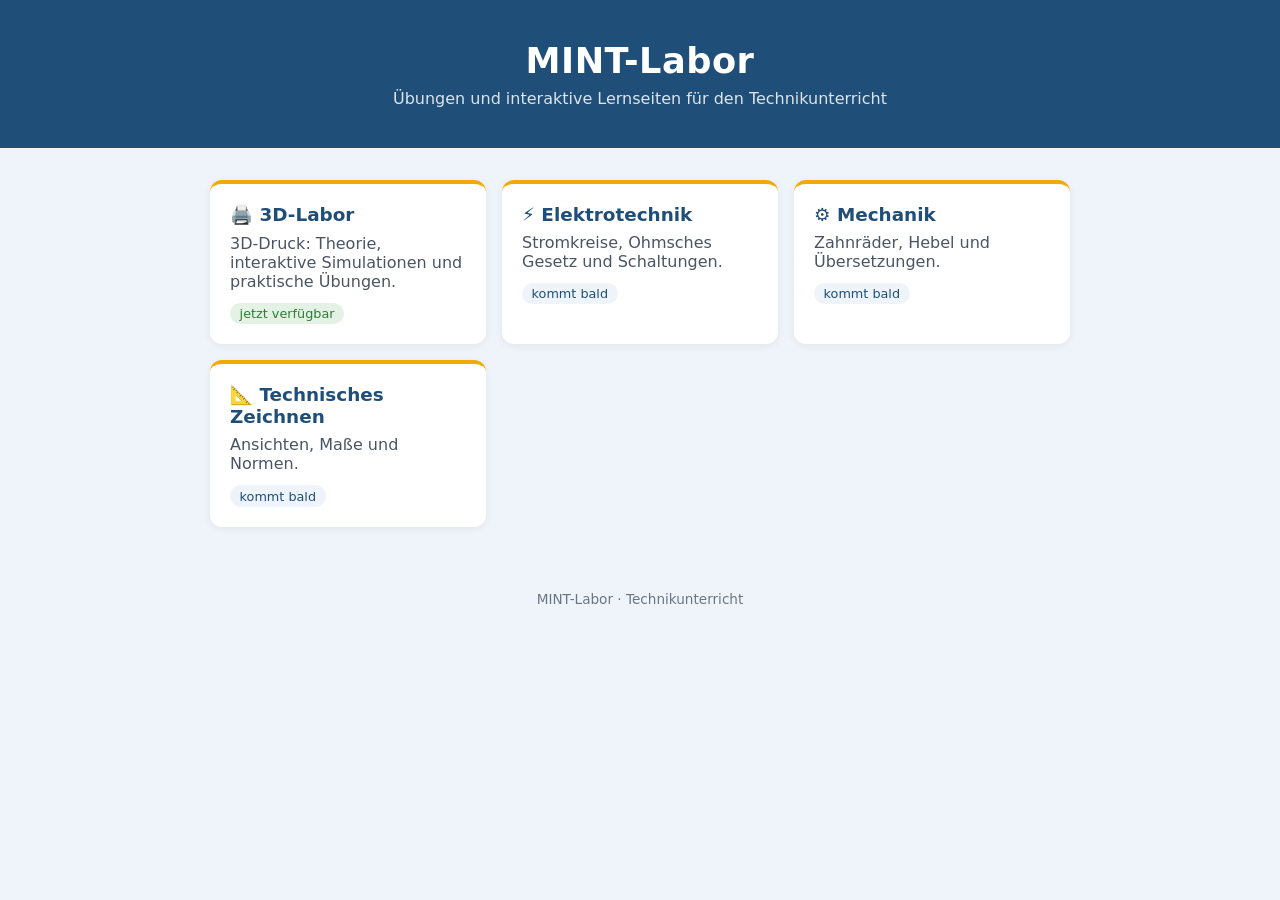
<file: index.html>
<!DOCTYPE html>
<html lang="de">
<head>
<meta charset="UTF-8">
<meta name="viewport" content="width=device-width, initial-scale=1.0">
<title>MINT-Labor – Technik</title>
<style>
  :root { --blau:#1f4e79; --hell:#eef4fa; --akzent:#f2a900; }
  * { box-sizing:border-box; }
  body { margin:0; font-family:system-ui, -apple-system, "Segoe UI", sans-serif; background:var(--hell); color:#1d2733; }
  header { background:var(--blau); color:#fff; padding:2.5rem 1.5rem; text-align:center; }
  header h1 { margin:0; font-size:2.2rem; letter-spacing:.5px; }
  header p { margin:.5rem 0 0; opacity:.85; }
  main { max-width:900px; margin:2rem auto; padding:0 1.25rem; }
  .karten { display:grid; grid-template-columns:repeat(auto-fit, minmax(240px, 1fr)); gap:1rem; }
  .karte { background:#fff; border-radius:12px; padding:1.25rem; box-shadow:0 2px 8px rgba(0,0,0,.06); border-top:4px solid var(--akzent); }
  .karte h2 { margin:0 0 .5rem; font-size:1.15rem; color:var(--blau); }
  .karte p { margin:0; color:#4a5563; }
  .bald { display:inline-block; margin-top:.75rem; font-size:.8rem; background:var(--hell); color:var(--blau); padding:.2rem .6rem; border-radius:20px; }
  footer { text-align:center; color:#6b7684; font-size:.85rem; padding:2rem 1rem; }
</style>
</head>
<body>
<header>
  <h1>MINT-Labor</h1>
  <p>Übungen und interaktive Lernseiten für den Technikunterricht</p>
</header>
<main>
  <div class="karten">
    <a class="karte" href="3d-labor/index.html" style="text-decoration:none;color:inherit">
      <h2>🖨️ 3D-Labor</h2>
      <p>3D-Druck: Theorie, interaktive Simulationen und praktische Übungen.</p>
      <span class="bald" style="background:#e3f2e5;color:#2e7d32">jetzt verfügbar</span>
    </a>
    <div class="karte">
      <h2>⚡ Elektrotechnik</h2>
      <p>Stromkreise, Ohmsches Gesetz und Schaltungen.</p>
      <span class="bald">kommt bald</span>
    </div>
    <div class="karte">
      <h2>⚙️ Mechanik</h2>
      <p>Zahnräder, Hebel und Übersetzungen.</p>
      <span class="bald">kommt bald</span>
    </div>
    <div class="karte">
      <h2>📐 Technisches Zeichnen</h2>
      <p>Ansichten, Maße und Normen.</p>
      <span class="bald">kommt bald</span>
    </div>
  </div>
</main>
<footer>MINT-Labor · Technikunterricht</footer>
</body>
</html>
</file>
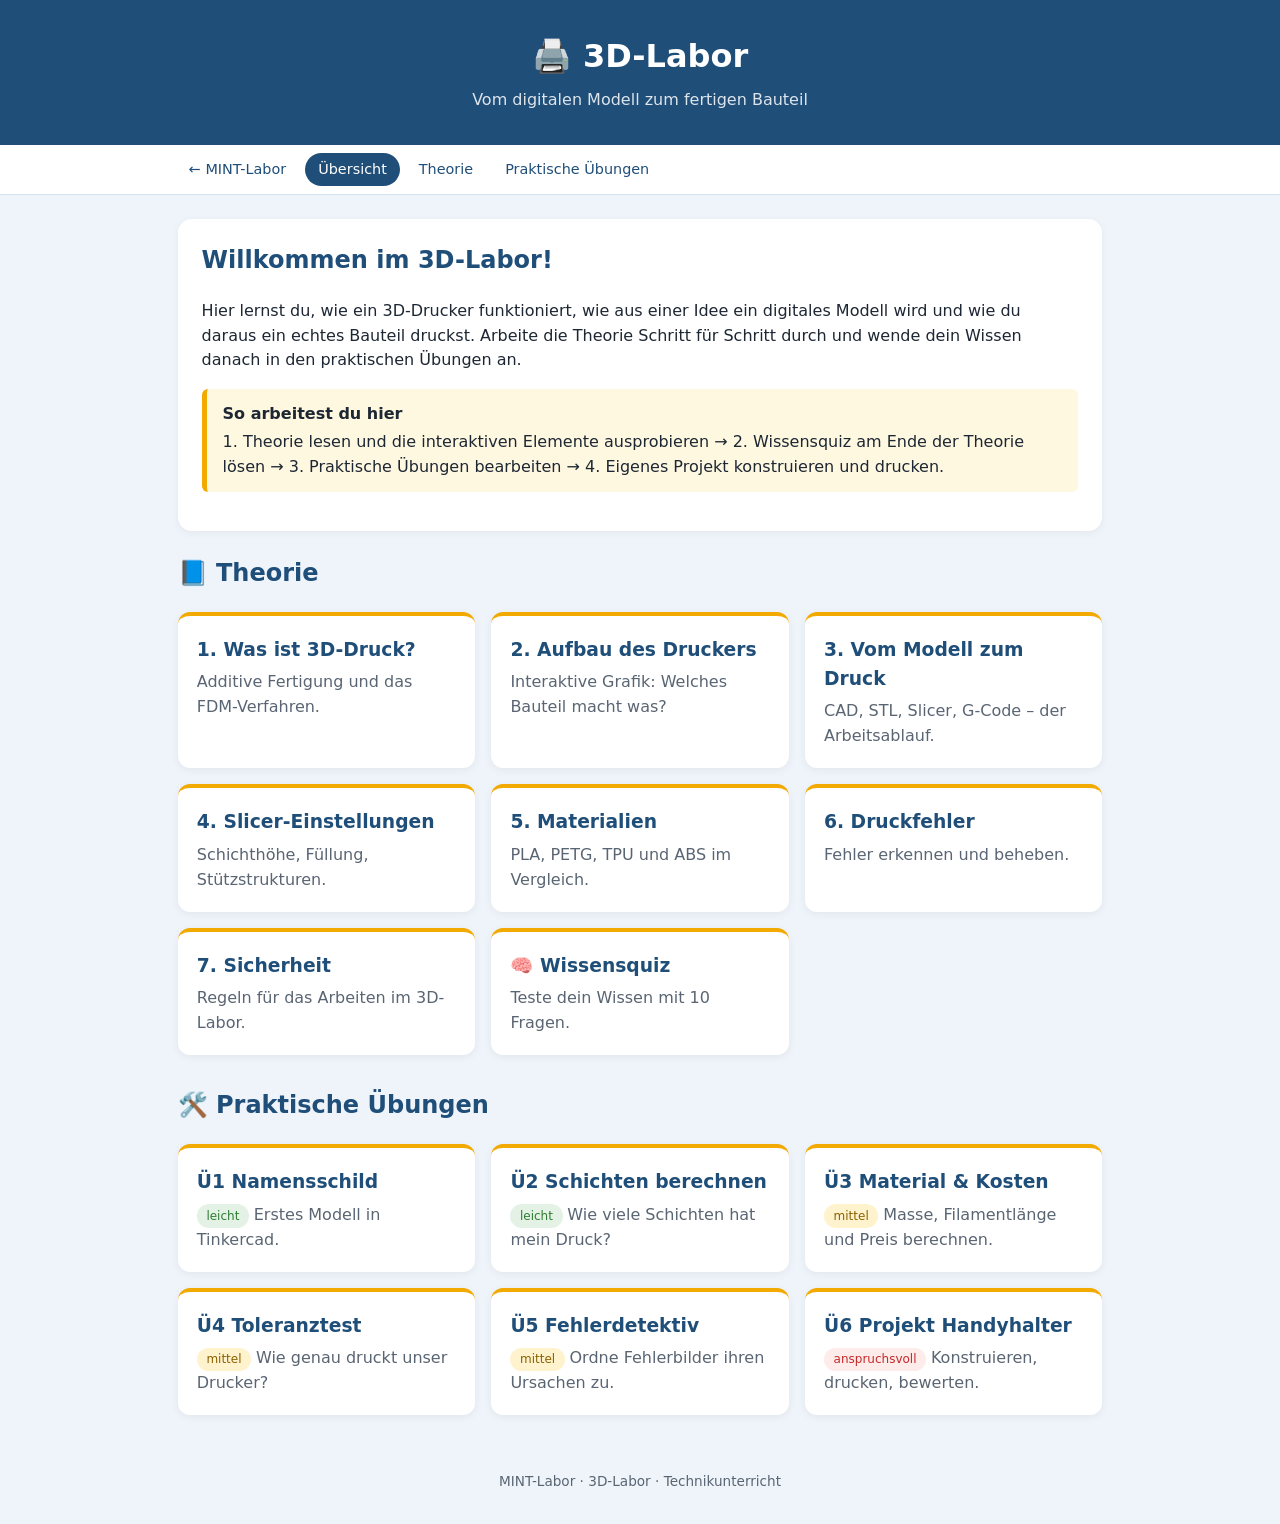
<file: 3d-labor/index.html>
<!DOCTYPE html>
<html lang="de">
<head>
<meta charset="UTF-8">
<meta name="viewport" content="width=device-width, initial-scale=1.0">
<title>3D-Labor – MINT-Labor</title>
<link rel="stylesheet" href="style.css">
</head>
<body>
<header>
  <h1>🖨️ 3D-Labor</h1>
  <p>Vom digitalen Modell zum fertigen Bauteil</p>
</header>
<nav class="top">
  <ul>
    <li><a href="../index.html">← MINT-Labor</a></li>
    <li><a href="index.html" class="aktiv">Übersicht</a></li>
    <li><a href="theorie.html">Theorie</a></li>
    <li><a href="uebungen.html">Praktische Übungen</a></li>
  </ul>
</nav>
<main>
  <section>
    <h2>Willkommen im 3D-Labor!</h2>
    <p>Hier lernst du, wie ein 3D-Drucker funktioniert, wie aus einer Idee ein digitales Modell wird und wie du daraus ein echtes Bauteil druckst. Arbeite die Theorie Schritt für Schritt durch und wende dein Wissen danach in den praktischen Übungen an.</p>
    <div class="merke"><strong>So arbeitest du hier</strong>1. Theorie lesen und die interaktiven Elemente ausprobieren → 2. Wissensquiz am Ende der Theorie lösen → 3. Praktische Übungen bearbeiten → 4. Eigenes Projekt konstruieren und drucken.</div>
  </section>

  <h2 style="color:var(--blau)">📘 Theorie</h2>
  <div class="karten">
    <a class="karte" href="theorie.html#was"><h3>1. Was ist 3D-Druck?</h3><p>Additive Fertigung und das FDM-Verfahren.</p></a>
    <a class="karte" href="theorie.html#aufbau"><h3>2. Aufbau des Druckers</h3><p>Interaktive Grafik: Welches Bauteil macht was?</p></a>
    <a class="karte" href="theorie.html#ablauf"><h3>3. Vom Modell zum Druck</h3><p>CAD, STL, Slicer, G-Code – der Arbeitsablauf.</p></a>
    <a class="karte" href="theorie.html#slicer"><h3>4. Slicer-Einstellungen</h3><p>Schichthöhe, Füllung, Stützstrukturen.</p></a>
    <a class="karte" href="theorie.html#material"><h3>5. Materialien</h3><p>PLA, PETG, TPU und ABS im Vergleich.</p></a>
    <a class="karte" href="theorie.html#fehler"><h3>6. Druckfehler</h3><p>Fehler erkennen und beheben.</p></a>
    <a class="karte" href="theorie.html#sicherheit"><h3>7. Sicherheit</h3><p>Regeln für das Arbeiten im 3D-Labor.</p></a>
    <a class="karte" href="theorie.html#quiz"><h3>🧠 Wissensquiz</h3><p>Teste dein Wissen mit 10 Fragen.</p></a>
  </div>

  <h2 style="color:var(--blau); margin-top:2rem">🛠️ Praktische Übungen</h2>
  <div class="karten">
    <a class="karte" href="uebungen.html#u1"><h3>Ü1 Namensschild</h3><p><span class="badge leicht">leicht</span>Erstes Modell in Tinkercad.</p></a>
    <a class="karte" href="uebungen.html#u2"><h3>Ü2 Schichten berechnen</h3><p><span class="badge leicht">leicht</span>Wie viele Schichten hat mein Druck?</p></a>
    <a class="karte" href="uebungen.html#u3"><h3>Ü3 Material &amp; Kosten</h3><p><span class="badge mittel">mittel</span>Masse, Filamentlänge und Preis berechnen.</p></a>
    <a class="karte" href="uebungen.html#u4"><h3>Ü4 Toleranztest</h3><p><span class="badge mittel">mittel</span>Wie genau druckt unser Drucker?</p></a>
    <a class="karte" href="uebungen.html#u5"><h3>Ü5 Fehlerdetektiv</h3><p><span class="badge mittel">mittel</span>Ordne Fehlerbilder ihren Ursachen zu.</p></a>
    <a class="karte" href="uebungen.html#u6"><h3>Ü6 Projekt Handyhalter</h3><p><span class="badge schwer">anspruchsvoll</span>Konstruieren, drucken, bewerten.</p></a>
  </div>
</main>
<footer>MINT-Labor · 3D-Labor · Technikunterricht</footer>
</body>
</html>
</file>
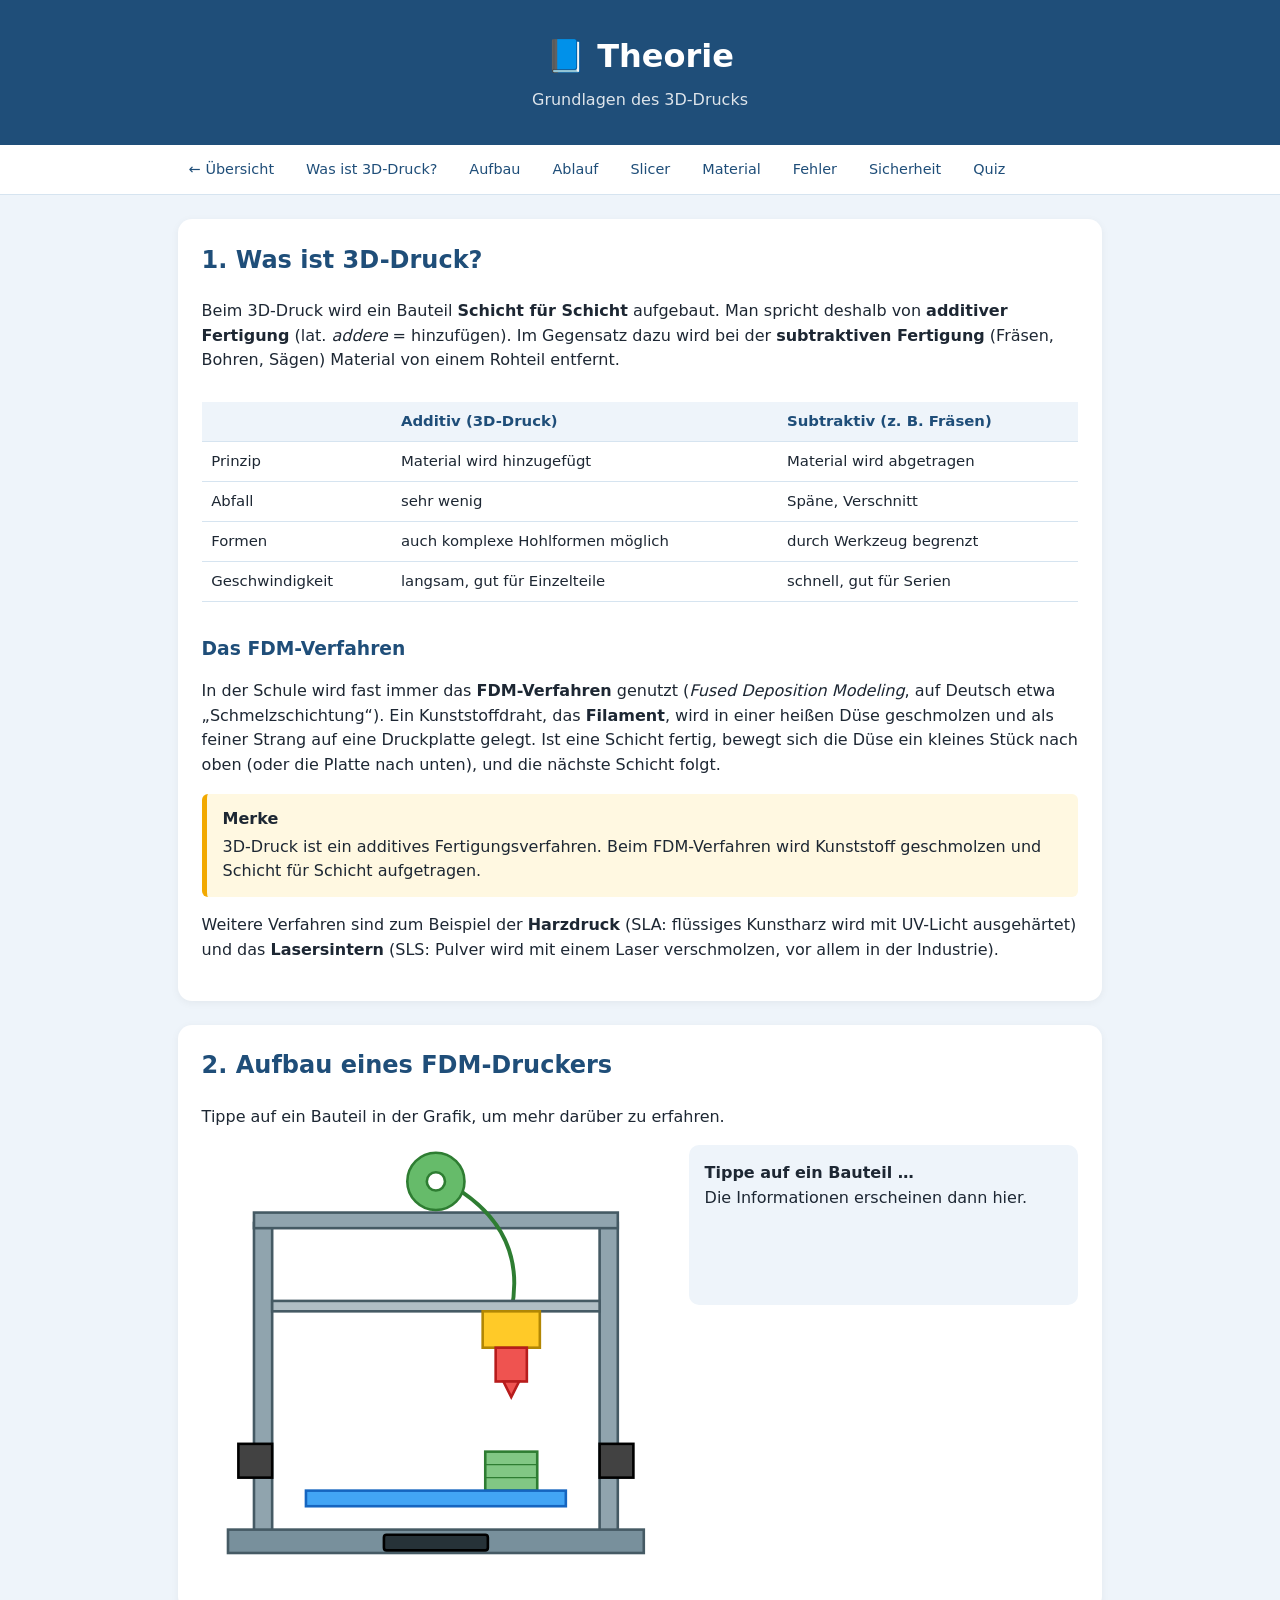
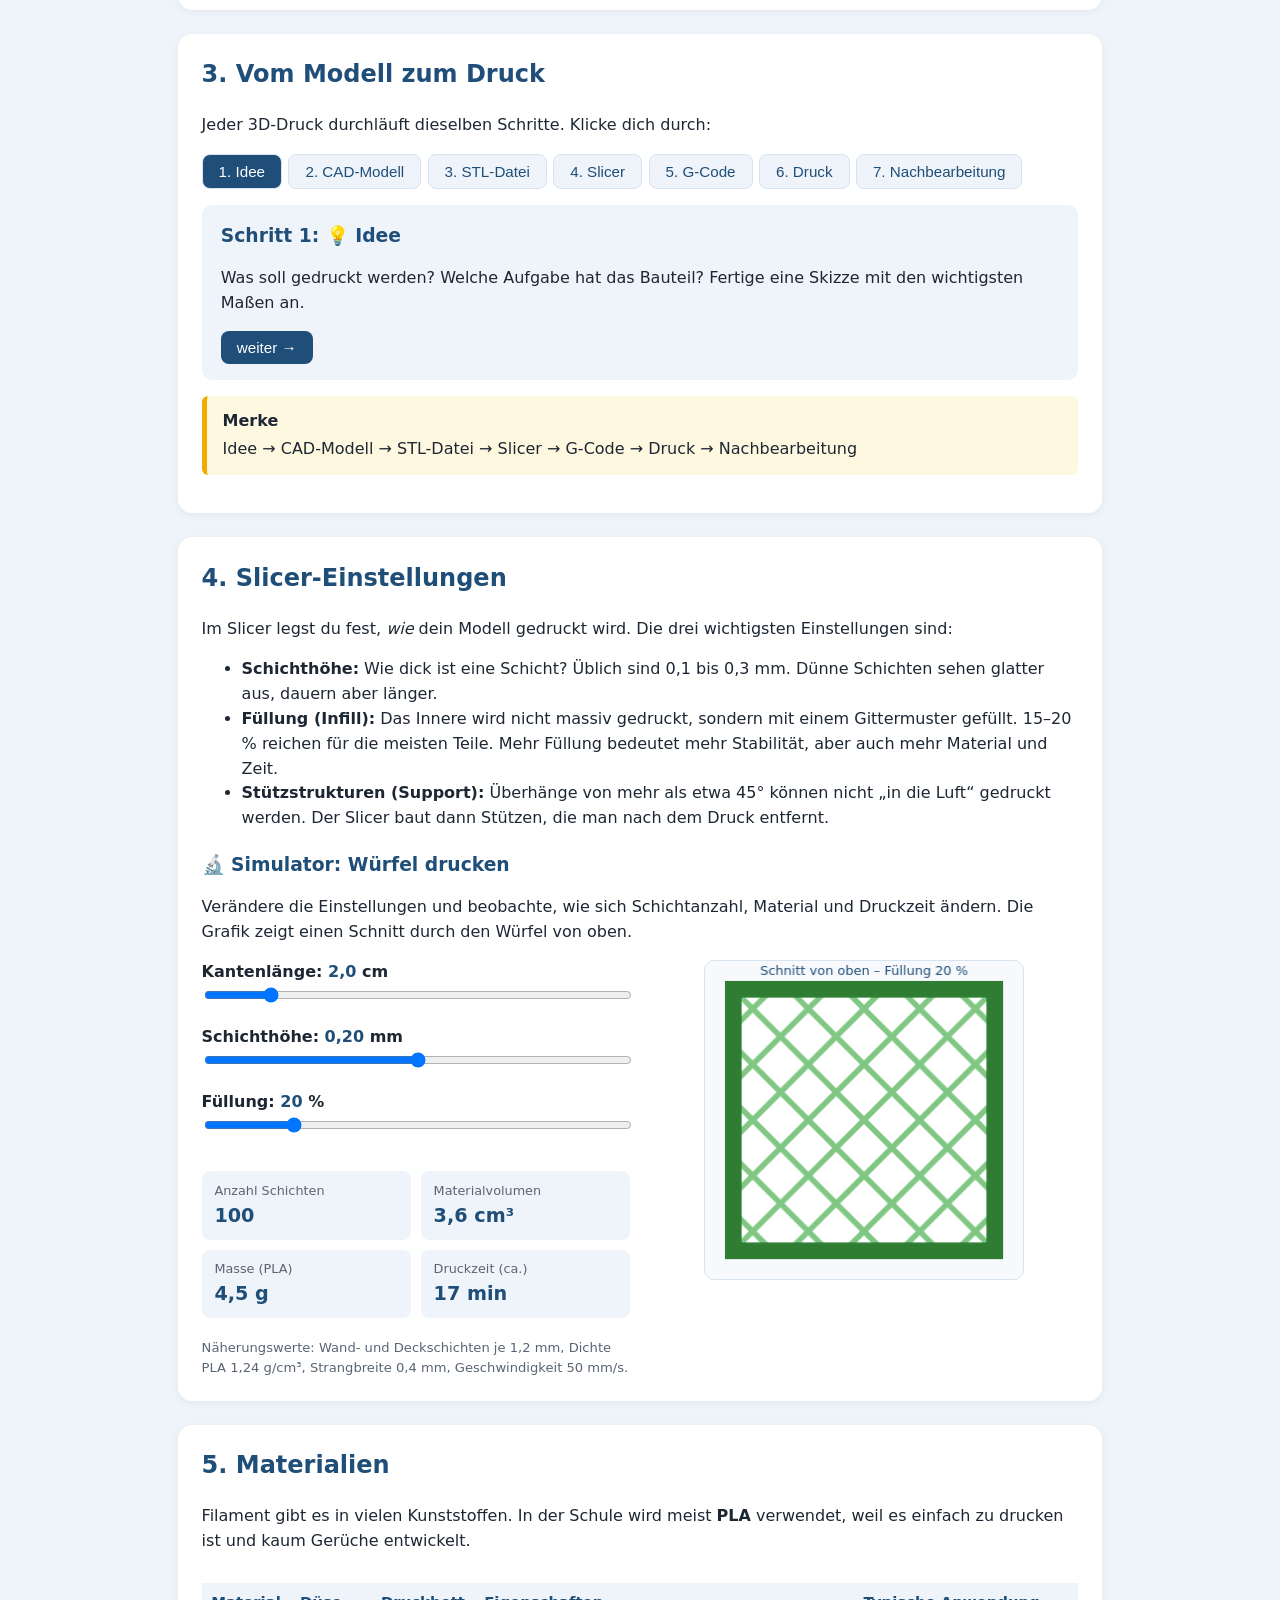
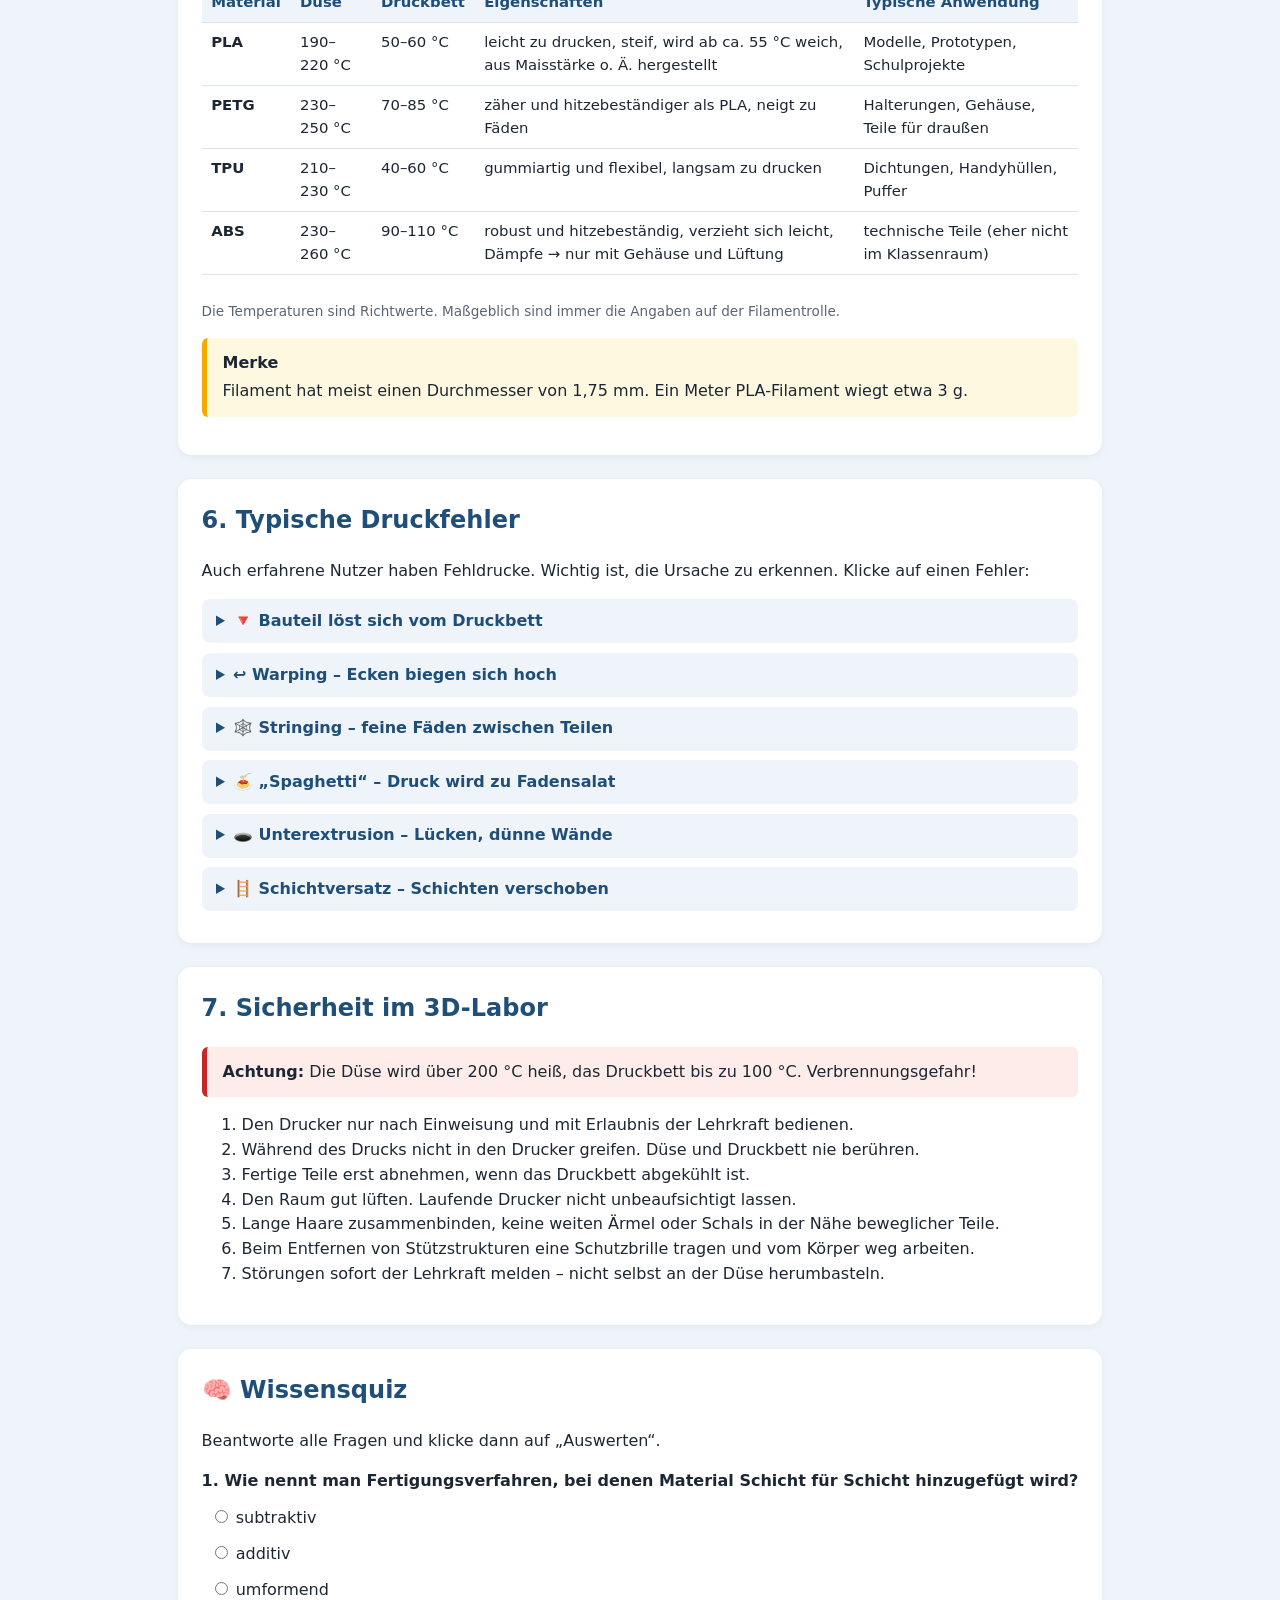
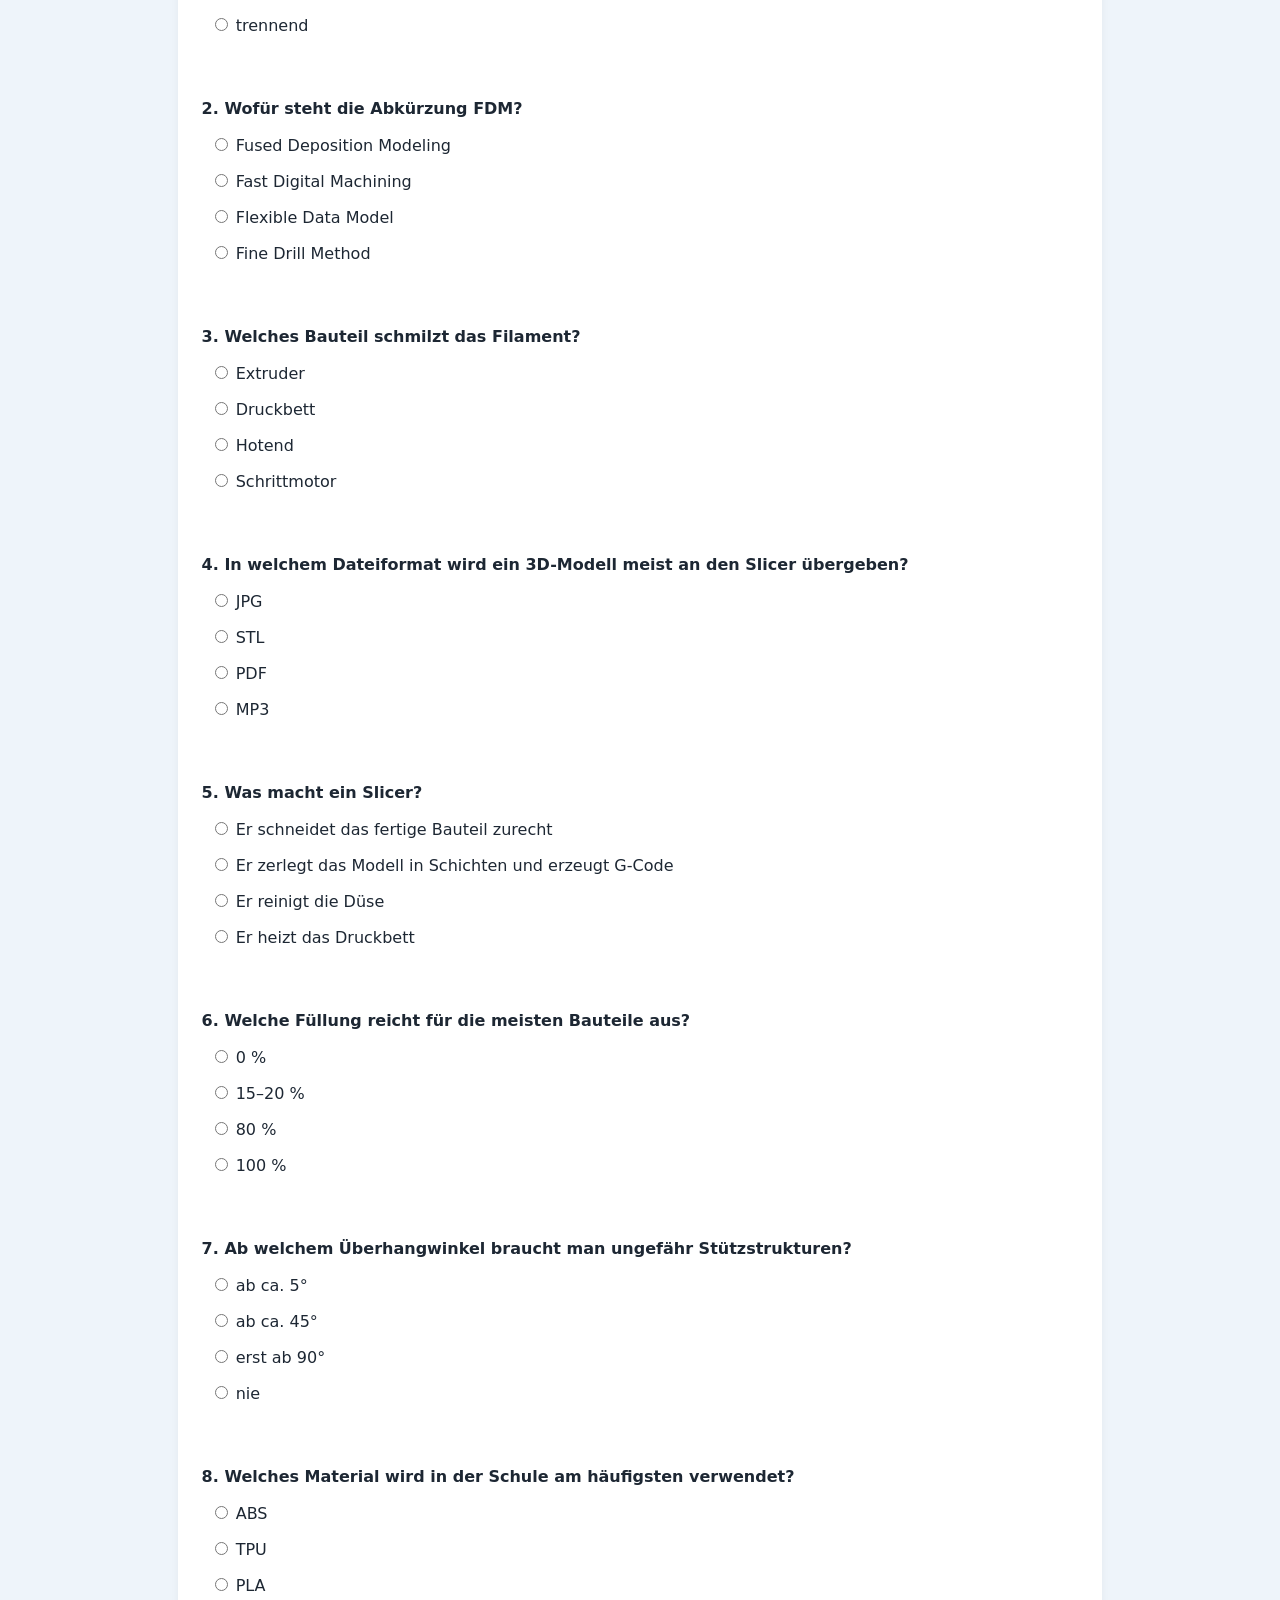
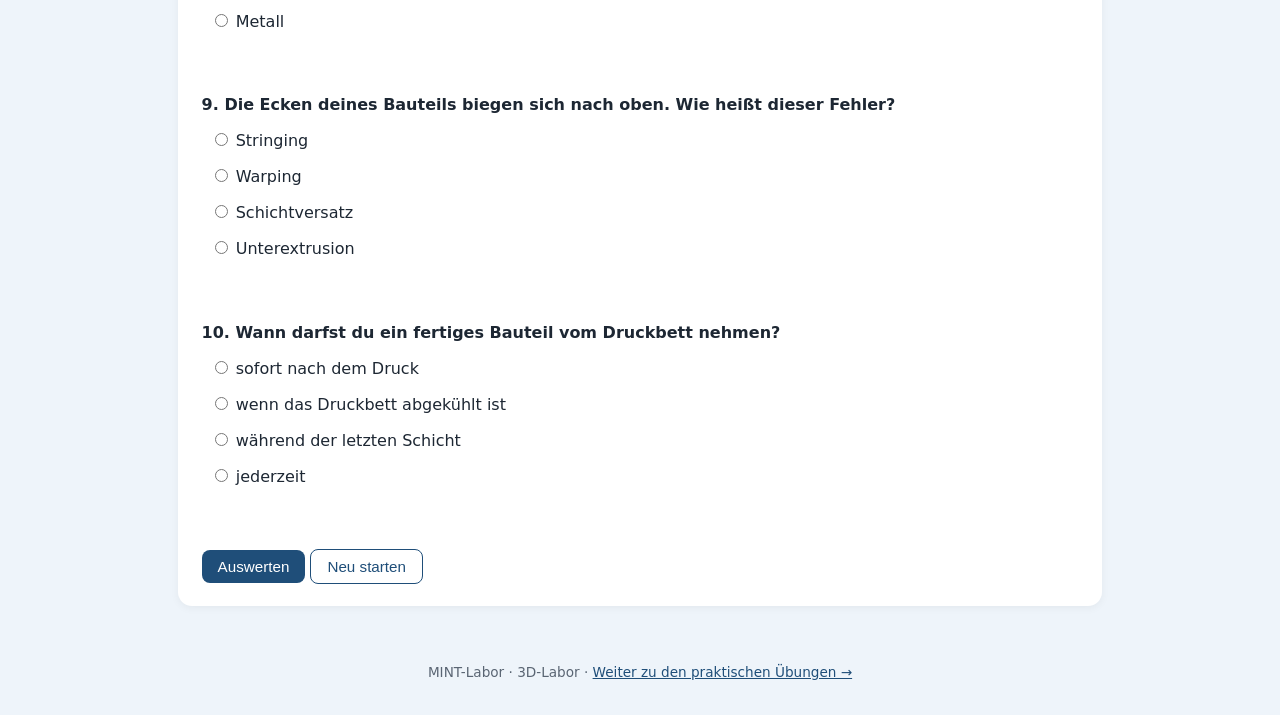
<file: 3d-labor/theorie.html>
<!DOCTYPE html>
<html lang="de">
<head>
<meta charset="UTF-8">
<meta name="viewport" content="width=device-width, initial-scale=1.0">
<title>Theorie – 3D-Labor</title>
<link rel="stylesheet" href="style.css">
<style>
  .drucker-wrap { display: grid; grid-template-columns: minmax(260px, 1.2fr) 1fr; gap: 1.2rem; align-items: start; }
  @media (max-width: 700px) { .drucker-wrap { grid-template-columns: 1fr; } }
  svg .teil { cursor: pointer; transition: opacity .2s; }
  svg .teil:hover { opacity: .75; }
  svg .teil.aktiv rect, svg .teil.aktiv circle, svg .teil.aktiv path, svg .teil.aktiv polygon { stroke: var(--akzent); stroke-width: 4; }
  #teil-info { background: var(--hell); border-radius: 10px; padding: 1rem; min-height: 160px; }
  .regler { display: grid; grid-template-columns: 1fr; gap: .9rem; }
  .regler output { font-weight: 700; color: var(--blau); }
  .sim-wrap { display: grid; grid-template-columns: 1fr 1fr; gap: 1.2rem; align-items: start; }
  @media (max-width: 700px) { .sim-wrap { grid-template-columns: 1fr; } }
  .werte { display: grid; grid-template-columns: 1fr 1fr; gap: .6rem; margin-top: 1rem; }
  .wert { background: var(--hell); border-radius: 8px; padding: .6rem .8rem; }
  .wert span { display: block; font-size: .8rem; color: var(--grau); }
  .wert b { font-size: 1.2rem; color: var(--blau); }
  canvas { width: 100%; max-width: 320px; border-radius: 10px; background: #f7f9fc; border: 1px solid var(--blau-hell); display: block; margin: 0 auto; }
</style>
</head>
<body>
<header>
  <h1>📘 Theorie</h1>
  <p>Grundlagen des 3D-Drucks</p>
</header>
<nav class="top">
  <ul>
    <li><a href="index.html">← Übersicht</a></li>
    <li><a href="#was">Was ist 3D-Druck?</a></li>
    <li><a href="#aufbau">Aufbau</a></li>
    <li><a href="#ablauf">Ablauf</a></li>
    <li><a href="#slicer">Slicer</a></li>
    <li><a href="#material">Material</a></li>
    <li><a href="#fehler">Fehler</a></li>
    <li><a href="#sicherheit">Sicherheit</a></li>
    <li><a href="#quiz">Quiz</a></li>
  </ul>
</nav>
<main>

<!-- 1 -->
<section id="was">
  <h2>1. Was ist 3D-Druck?</h2>
  <p>Beim 3D-Druck wird ein Bauteil <strong>Schicht für Schicht</strong> aufgebaut. Man spricht deshalb von <strong>additiver Fertigung</strong> (lat. <em>addere</em> = hinzufügen). Im Gegensatz dazu wird bei der <strong>subtraktiven Fertigung</strong> (Fräsen, Bohren, Sägen) Material von einem Rohteil entfernt.</p>
  <div class="tabelle-scroll">
  <table>
    <tr><th></th><th>Additiv (3D-Druck)</th><th>Subtraktiv (z. B. Fräsen)</th></tr>
    <tr><td>Prinzip</td><td>Material wird hinzugefügt</td><td>Material wird abgetragen</td></tr>
    <tr><td>Abfall</td><td>sehr wenig</td><td>Späne, Verschnitt</td></tr>
    <tr><td>Formen</td><td>auch komplexe Hohlformen möglich</td><td>durch Werkzeug begrenzt</td></tr>
    <tr><td>Geschwindigkeit</td><td>langsam, gut für Einzelteile</td><td>schnell, gut für Serien</td></tr>
  </table>
  </div>
  <h3>Das FDM-Verfahren</h3>
  <p>In der Schule wird fast immer das <strong>FDM-Verfahren</strong> genutzt (<em>Fused Deposition Modeling</em>, auf Deutsch etwa „Schmelzschichtung“). Ein Kunststoffdraht, das <strong>Filament</strong>, wird in einer heißen Düse geschmolzen und als feiner Strang auf eine Druckplatte gelegt. Ist eine Schicht fertig, bewegt sich die Düse ein kleines Stück nach oben (oder die Platte nach unten), und die nächste Schicht folgt.</p>
  <div class="merke"><strong>Merke</strong>3D-Druck ist ein additives Fertigungsverfahren. Beim FDM-Verfahren wird Kunststoff geschmolzen und Schicht für Schicht aufgetragen.</div>
  <p>Weitere Verfahren sind zum Beispiel der <strong>Harzdruck</strong> (SLA: flüssiges Kunstharz wird mit UV-Licht ausgehärtet) und das <strong>Lasersintern</strong> (SLS: Pulver wird mit einem Laser verschmolzen, vor allem in der Industrie).</p>
</section>

<!-- 2 -->
<section id="aufbau">
  <h2>2. Aufbau eines FDM-Druckers</h2>
  <p>Tippe auf ein Bauteil in der Grafik, um mehr darüber zu erfahren.</p>
  <div class="drucker-wrap">
    <svg viewBox="0 0 360 340" role="img" aria-label="Schematischer Aufbau eines 3D-Druckers">
      <!-- Rahmen -->
      <g class="teil" data-teil="rahmen">
        <rect x="40" y="60" width="14" height="240" fill="#90a4ae" stroke="#455a64" stroke-width="2"/>
        <rect x="306" y="60" width="14" height="240" fill="#90a4ae" stroke="#455a64" stroke-width="2"/>
        <rect x="40" y="52" width="280" height="12" fill="#90a4ae" stroke="#455a64" stroke-width="2"/>
        <rect x="20" y="296" width="320" height="18" fill="#78909c" stroke="#455a64" stroke-width="2"/>
      </g>
      <!-- Spule -->
      <g class="teil" data-teil="filament">
        <circle cx="180" cy="28" r="22" fill="#66bb6a" stroke="#2e7d32" stroke-width="2"/>
        <circle cx="180" cy="28" r="7" fill="#fff" stroke="#2e7d32" stroke-width="2"/>
        <path d="M200 36 Q 250 70 238 128" fill="none" stroke="#2e7d32" stroke-width="3"/>
      </g>
      <!-- X-Achse -->
      <g class="teil" data-teil="achsen">
        <rect x="54" y="120" width="252" height="8" fill="#b0bec5" stroke="#455a64" stroke-width="2"/>
      </g>
      <!-- Extruder -->
      <g class="teil" data-teil="extruder">
        <rect x="216" y="128" width="44" height="28" fill="#ffca28" stroke="#b28704" stroke-width="2"/>
      </g>
      <!-- Hotend -->
      <g class="teil" data-teil="hotend">
        <rect x="226" y="156" width="24" height="26" fill="#ef5350" stroke="#b71c1c" stroke-width="2"/>
        <polygon points="232,182 244,182 238,194" fill="#ef5350" stroke="#b71c1c" stroke-width="2"/>
      </g>
      <!-- Bauteil -->
      <g class="teil" data-teil="bauteil">
        <rect x="218" y="236" width="40" height="30" fill="#81c784" stroke="#2e7d32" stroke-width="2"/>
        <line x1="218" y1="246" x2="258" y2="246" stroke="#2e7d32"/>
        <line x1="218" y1="256" x2="258" y2="256" stroke="#2e7d32"/>
      </g>
      <!-- Druckbett -->
      <g class="teil" data-teil="bett">
        <rect x="80" y="266" width="200" height="12" fill="#42a5f5" stroke="#1565c0" stroke-width="2"/>
      </g>
      <!-- Motor -->
      <g class="teil" data-teil="motoren">
        <rect x="28" y="230" width="26" height="26" fill="#424242" stroke="#000" stroke-width="2"/>
        <rect x="306" y="230" width="26" height="26" fill="#424242" stroke="#000" stroke-width="2"/>
      </g>
      <!-- Display -->
      <g class="teil" data-teil="steuerung">
        <rect x="140" y="300" width="80" height="12" rx="2" fill="#263238" stroke="#000" stroke-width="2"/>
      </g>
    </svg>
    <div id="teil-info"><strong>Tippe auf ein Bauteil …</strong><br>Die Informationen erscheinen dann hier.</div>
  </div>
</section>

<!-- 3 -->
<section id="ablauf">
  <h2>3. Vom Modell zum Druck</h2>
  <p>Jeder 3D-Druck durchläuft dieselben Schritte. Klicke dich durch:</p>
  <div class="schritte" id="schritt-knoepfe"></div>
  <div class="schritt-inhalt" id="schritt-inhalt"></div>
  <div class="merke"><strong>Merke</strong>Idee → CAD-Modell → STL-Datei → Slicer → G-Code → Druck → Nachbearbeitung</div>
</section>

<!-- 4 -->
<section id="slicer">
  <h2>4. Slicer-Einstellungen</h2>
  <p>Im Slicer legst du fest, <em>wie</em> dein Modell gedruckt wird. Die drei wichtigsten Einstellungen sind:</p>
  <ul>
    <li><strong>Schichthöhe:</strong> Wie dick ist eine Schicht? Üblich sind 0,1 bis 0,3 mm. Dünne Schichten sehen glatter aus, dauern aber länger.</li>
    <li><strong>Füllung (Infill):</strong> Das Innere wird nicht massiv gedruckt, sondern mit einem Gittermuster gefüllt. 15–20 % reichen für die meisten Teile. Mehr Füllung bedeutet mehr Stabilität, aber auch mehr Material und Zeit.</li>
    <li><strong>Stützstrukturen (Support):</strong> Überhänge von mehr als etwa 45° können nicht „in die Luft“ gedruckt werden. Der Slicer baut dann Stützen, die man nach dem Druck entfernt.</li>
  </ul>
  <h3>🔬 Simulator: Würfel drucken</h3>
  <p>Verändere die Einstellungen und beobachte, wie sich Schichtanzahl, Material und Druckzeit ändern. Die Grafik zeigt einen Schnitt durch den Würfel von oben.</p>
  <div class="sim-wrap">
    <div class="regler">
      <div><label for="kante">Kantenlänge: <output id="kante-out">2,0</output> cm</label><input type="range" id="kante" min="1" max="8" step="0.5" value="2"></div>
      <div><label for="schicht">Schichthöhe: <output id="schicht-out">0,20</output> mm</label><input type="range" id="schicht" min="0.1" max="0.3" step="0.05" value="0.2"></div>
      <div><label for="infill">Füllung: <output id="infill-out">20</output> %</label><input type="range" id="infill" min="0" max="100" step="5" value="20"></div>
      <div class="werte">
        <div class="wert"><span>Anzahl Schichten</span><b id="w-schichten">–</b></div>
        <div class="wert"><span>Materialvolumen</span><b id="w-volumen">–</b></div>
        <div class="wert"><span>Masse (PLA)</span><b id="w-masse">–</b></div>
        <div class="wert"><span>Druckzeit (ca.)</span><b id="w-zeit">–</b></div>
      </div>
      <p style="font-size:.82rem;color:var(--grau);margin:.3rem 0 0">Näherungswerte: Wand- und Deckschichten je 1,2 mm, Dichte PLA 1,24 g/cm³, Strangbreite 0,4 mm, Geschwindigkeit 50 mm/s.</p>
    </div>
    <canvas id="schnitt" width="320" height="320"></canvas>
  </div>
</section>

<!-- 5 -->
<section id="material">
  <h2>5. Materialien</h2>
  <p>Filament gibt es in vielen Kunststoffen. In der Schule wird meist <strong>PLA</strong> verwendet, weil es einfach zu drucken ist und kaum Gerüche entwickelt.</p>
  <div class="tabelle-scroll">
  <table>
    <tr><th>Material</th><th>Düse</th><th>Druckbett</th><th>Eigenschaften</th><th>Typische Anwendung</th></tr>
    <tr><td><strong>PLA</strong></td><td>190–220 °C</td><td>50–60 °C</td><td>leicht zu drucken, steif, wird ab ca. 55 °C weich, aus Maisstärke o. Ä. hergestellt</td><td>Modelle, Prototypen, Schulprojekte</td></tr>
    <tr><td><strong>PETG</strong></td><td>230–250 °C</td><td>70–85 °C</td><td>zäher und hitzebeständiger als PLA, neigt zu Fäden</td><td>Halterungen, Gehäuse, Teile für draußen</td></tr>
    <tr><td><strong>TPU</strong></td><td>210–230 °C</td><td>40–60 °C</td><td>gummiartig und flexibel, langsam zu drucken</td><td>Dichtungen, Handyhüllen, Puffer</td></tr>
    <tr><td><strong>ABS</strong></td><td>230–260 °C</td><td>90–110 °C</td><td>robust und hitzebeständig, verzieht sich leicht, Dämpfe → nur mit Gehäuse und Lüftung</td><td>technische Teile (eher nicht im Klassenraum)</td></tr>
  </table>
  </div>
  <p style="font-size:.85rem;color:var(--grau)">Die Temperaturen sind Richtwerte. Maßgeblich sind immer die Angaben auf der Filamentrolle.</p>
  <div class="merke"><strong>Merke</strong>Filament hat meist einen Durchmesser von 1,75 mm. Ein Meter PLA-Filament wiegt etwa 3 g.</div>
</section>

<!-- 6 -->
<section id="fehler">
  <h2>6. Typische Druckfehler</h2>
  <p>Auch erfahrene Nutzer haben Fehldrucke. Wichtig ist, die Ursache zu erkennen. Klicke auf einen Fehler:</p>
  <details><summary>🔻 Bauteil löst sich vom Druckbett</summary><p><strong>Ursache:</strong> Erste Schicht haftet nicht – Bett nicht eben (nicht „gelevelt“), Düse zu weit entfernt, Bett schmutzig oder zu kalt.<br><strong>Lösung:</strong> Bett leveln, Druckplatte mit Spülmittel/Isopropanol reinigen, Betttemperatur prüfen, ggf. „Brim“ (Rand) im Slicer aktivieren.</p></details>
  <details><summary>↩️ Warping – Ecken biegen sich hoch</summary><p><strong>Ursache:</strong> Der Kunststoff schrumpft beim Abkühlen. Ecken kühlen schneller und ziehen sich nach oben.<br><strong>Lösung:</strong> Bett wärmer, Zugluft vermeiden, Brim verwenden, Material wie PLA statt ABS wählen.</p></details>
  <details><summary>🕸️ Stringing – feine Fäden zwischen Teilen</summary><p><strong>Ursache:</strong> Beim Verfahren tropft geschmolzenes Material aus der Düse.<br><strong>Lösung:</strong> Retract (Rückzug) im Slicer erhöhen, Düsentemperatur etwas senken, Filament trocken lagern.</p></details>
  <details><summary>🍝 „Spaghetti“ – Druck wird zu Fadensalat</summary><p><strong>Ursache:</strong> Das Teil hat sich gelöst oder ein Überhang wurde ohne Stütze gedruckt.<br><strong>Lösung:</strong> Druck sofort stoppen, Haftung verbessern, Stützstrukturen aktivieren oder Modell anders hinlegen.</p></details>
  <details><summary>🕳️ Unterextrusion – Lücken, dünne Wände</summary><p><strong>Ursache:</strong> Zu wenig Material kommt aus der Düse: Düse teilweise verstopft, Temperatur zu niedrig, Filament verheddert.<br><strong>Lösung:</strong> Filamentrolle prüfen, Temperatur erhöhen, Lehrkraft informieren (Düse reinigen).</p></details>
  <details><summary>🪜 Schichtversatz – Schichten verschoben</summary><p><strong>Ursache:</strong> Der Druckkopf ist irgendwo angestoßen oder ein Riemen ist locker.<br><strong>Lösung:</strong> Riemenspannung prüfen, Drucker nicht anstoßen, Geschwindigkeit reduzieren.</p></details>
</section>

<!-- 7 -->
<section id="sicherheit">
  <h2>7. Sicherheit im 3D-Labor</h2>
  <div class="achtung"><strong>Achtung:</strong> Die Düse wird über 200 °C heiß, das Druckbett bis zu 100 °C. Verbrennungsgefahr!</div>
  <ol>
    <li>Den Drucker nur nach Einweisung und mit Erlaubnis der Lehrkraft bedienen.</li>
    <li>Während des Drucks nicht in den Drucker greifen. Düse und Druckbett nie berühren.</li>
    <li>Fertige Teile erst abnehmen, wenn das Druckbett abgekühlt ist.</li>
    <li>Den Raum gut lüften. Laufende Drucker nicht unbeaufsichtigt lassen.</li>
    <li>Lange Haare zusammenbinden, keine weiten Ärmel oder Schals in der Nähe beweglicher Teile.</li>
    <li>Beim Entfernen von Stützstrukturen eine Schutzbrille tragen und vom Körper weg arbeiten.</li>
    <li>Störungen sofort der Lehrkraft melden – nicht selbst an der Düse herumbasteln.</li>
  </ol>
</section>

<!-- Quiz -->
<section id="quiz">
  <h2>🧠 Wissensquiz</h2>
  <p>Beantworte alle Fragen und klicke dann auf „Auswerten“.</p>
  <form id="quiz-form"></form>
  <button type="button" id="quiz-auswerten">Auswerten</button>
  <button type="button" class="zweit" id="quiz-reset">Neu starten</button>
  <div id="quiz-ergebnis"></div>
</section>

</main>
<footer>MINT-Labor · 3D-Labor · <a href="uebungen.html">Weiter zu den praktischen Übungen →</a></footer>

<script>
/* ---------- Druckeraufbau ---------- */
const teile = {
  filament: ["Filamentrolle", "Auf der Spule ist der Kunststoffdraht (Filament) aufgewickelt, meist 1,75 mm dick. Filament sollte trocken gelagert werden, da es Feuchtigkeit aus der Luft aufnimmt."],
  extruder: ["Extruder", "Der Extruder ist ein Motor mit Zahnrad, der das Filament greift und mit genau dosierter Geschwindigkeit in das Hotend schiebt. Er bestimmt, wie viel Material gedruckt wird."],
  hotend: ["Hotend mit Düse", "Im Hotend wird das Filament auf etwa 200 °C geschmolzen. Es tritt durch die Düse aus, die meist eine Öffnung von 0,4 mm hat. Achtung: sehr heiß!"],
  bett: ["Druckbett", "Auf dem Druckbett entsteht das Bauteil. Es ist meist beheizt, damit die erste Schicht gut haftet. Das Bett muss genau eben zur Düse ausgerichtet sein (Leveln)."],
  achsen: ["Achsen und Führungen", "Der Drucker bewegt sich in drei Richtungen: X (links/rechts), Y (vor/zurück) und Z (hoch/runter). Führungsschienen und Zahnriemen sorgen für präzise Bewegungen."],
  motoren: ["Schrittmotoren", "Schrittmotoren drehen sich in winzigen, genau festgelegten Schritten. Dadurch kann der Drucker den Druckkopf auf Bruchteile eines Millimeters genau positionieren."],
  steuerung: ["Steuerung und Display", "Die Steuerplatine liest den G-Code und steuert Motoren und Heizungen. Über das Display startet man Drucke, ändert Temperaturen oder bricht einen Druck ab."],
  rahmen: ["Rahmen", "Der Rahmen hält alle Bauteile stabil zusammen. Je steifer der Rahmen, desto weniger wackelt der Drucker und desto genauer wird der Druck."],
  bauteil: ["Das Bauteil", "Hier siehst du, wie das Bauteil Schicht für Schicht wächst. Jede Linie ist eine Schicht – typisch sind 0,1 bis 0,3 mm pro Schicht."]
};
document.querySelectorAll("svg .teil").forEach(g => {
  g.addEventListener("click", () => {
    document.querySelectorAll("svg .teil").forEach(x => x.classList.remove("aktiv"));
    g.classList.add("aktiv");
    const [titel, text] = teile[g.dataset.teil];
    document.getElementById("teil-info").innerHTML = `<h3 style="margin-top:0">${titel}</h3><p>${text}</p>`;
  });
});

/* ---------- Arbeitsablauf ---------- */
const schritte = [
  ["💡 Idee", "Was soll gedruckt werden? Welche Aufgabe hat das Bauteil? Fertige eine Skizze mit den wichtigsten Maßen an."],
  ["🖥️ CAD-Modell", "Mit einem CAD-Programm (Computer Aided Design) wird das Bauteil am Computer konstruiert. Für den Einstieg eignet sich <strong>Tinkercad</strong> (kostenlos im Browser), für Fortgeschrittene z. B. <strong>Fusion</strong> oder <strong>Onshape</strong>."],
  ["📦 STL-Datei", "Das Modell wird als <strong>STL-Datei</strong> exportiert. Darin ist die Oberfläche des Körpers als viele kleine Dreiecke gespeichert."],
  ["🔪 Slicer", "Ein Slicer-Programm (z. B. <strong>Cura</strong>, <strong>PrusaSlicer</strong> oder <strong>Bambu Studio</strong>) zerschneidet das Modell in viele dünne Schichten (engl. <em>slice</em> = Scheibe). Hier stellt man Schichthöhe, Füllung und Stützen ein."],
  ["📝 G-Code", "Der Slicer erzeugt <strong>G-Code</strong>: eine Liste von Befehlen wie <code>G1 X50 Y20 E2.5</code> („fahre zu X50/Y20 und schiebe dabei 2,5 mm Filament nach“). Diese Datei kommt per USB-Stick, SD-Karte oder WLAN zum Drucker."],
  ["🖨️ Druck", "Der Drucker heizt auf und arbeitet den G-Code Zeile für Zeile ab. Die erste Schicht ist die wichtigste – beobachte sie genau!"],
  ["✂️ Nachbearbeitung", "Bauteil nach dem Abkühlen abnehmen, Stützstrukturen entfernen, Kanten entgraten und das Ergebnis prüfen: Stimmen die Maße? Erfüllt das Teil seine Aufgabe?"]
];
const knoepfe = document.getElementById("schritt-knoepfe");
const inhalt = document.getElementById("schritt-inhalt");
schritte.forEach((s, i) => {
  const b = document.createElement("button");
  b.type = "button";
  b.textContent = (i + 1) + ". " + s[0].split(" ").slice(1).join(" ");
  b.onclick = () => zeigeSchritt(i);
  knoepfe.appendChild(b);
});
function zeigeSchritt(i) {
  [...knoepfe.children].forEach((b, j) => b.classList.toggle("aktiv", i === j));
  inhalt.innerHTML = `<h3 style="margin-top:0">Schritt ${i + 1}: ${schritte[i][0]}</h3><p>${schritte[i][1]}</p>` +
    `<div style="margin-top:.8rem">${i > 0 ? `<button type="button" class="zweit" onclick="zeigeSchritt(${i - 1})">← zurück</button> ` : ""}${i < schritte.length - 1 ? `<button type="button" onclick="zeigeSchritt(${i + 1})">weiter →</button>` : ""}</div>`;
}
zeigeSchritt(0);

/* ---------- Simulator ---------- */
const fmt = (x, d) => x.toLocaleString("de-DE", { minimumFractionDigits: d, maximumFractionDigits: d });
function simuliere() {
  const a = +document.getElementById("kante").value;      // cm
  const h = +document.getElementById("schicht").value;    // mm
  const f = +document.getElementById("infill").value / 100;
  document.getElementById("kante-out").textContent = fmt(a, 1);
  document.getElementById("schicht-out").textContent = fmt(h, 2);
  document.getElementById("infill-out").textContent = Math.round(f * 100);

  const w = 0.12; // cm Wand-/Deckschichtdicke
  const innen = Math.max(a - 2 * w, 0);
  const vHuelle = a ** 3 - innen ** 3;
  const vGesamt = vHuelle + innen ** 3 * f;            // cm³
  const schichten = Math.round(a * 10 / h);
  const masse = vGesamt * 1.24;
  const fluss = 50 * 0.4 * h;                           // mm³/s
  const sek = vGesamt * 1000 / fluss * 1.15;            // +15 % für Leerfahrten
  const min = Math.round(sek / 60);
  document.getElementById("w-schichten").textContent = schichten;
  document.getElementById("w-volumen").textContent = fmt(vGesamt, 1) + " cm³";
  document.getElementById("w-masse").textContent = fmt(masse, 1) + " g";
  document.getElementById("w-zeit").textContent = min >= 60 ? Math.floor(min / 60) + " h " + (min % 60) + " min" : min + " min";
  zeichne(a, f);
}
function zeichne(a, f) {
  const c = document.getElementById("schnitt"), ctx = c.getContext("2d");
  ctx.clearRect(0, 0, 320, 320);
  const rand = 20, gr = 280, s = gr / (a * 10);     // px pro mm
  ctx.fillStyle = "#ffffff"; ctx.fillRect(rand, rand, gr, gr);
  // Infill-Gitter
  if (f > 0) {
    const abstand = Math.max(0.8 / f * s, 2);        // Gitterabstand in px
    ctx.save();
    ctx.beginPath(); ctx.rect(rand, rand, gr, gr); ctx.clip();
    ctx.strokeStyle = "#81c784"; ctx.lineWidth = Math.max(0.4 * s, 1);
    for (let d = -gr; d < 2 * gr; d += abstand) {
      ctx.beginPath(); ctx.moveTo(rand + d, rand); ctx.lineTo(rand + d + gr, rand + gr); ctx.stroke();
      ctx.beginPath(); ctx.moveTo(rand + d, rand + gr); ctx.lineTo(rand + d + gr, rand); ctx.stroke();
    }
    ctx.restore();
  }
  // Wände
  const wPx = 1.2 * s;
  ctx.strokeStyle = "#2e7d32"; ctx.lineWidth = wPx;
  ctx.strokeRect(rand + wPx / 2, rand + wPx / 2, gr - wPx, gr - wPx);
  ctx.fillStyle = "#1f4e79"; ctx.font = "13px system-ui"; ctx.textAlign = "center";
  ctx.fillText("Schnitt von oben – Füllung " + Math.round(f * 100) + " %", 160, 14);
}
["kante", "schicht", "infill"].forEach(id => document.getElementById(id).addEventListener("input", simuliere));
simuliere();

/* ---------- Quiz ---------- */
const fragen = [
  ["Wie nennt man Fertigungsverfahren, bei denen Material Schicht für Schicht hinzugefügt wird?", ["subtraktiv", "additiv", "umformend", "trennend"], 1],
  ["Wofür steht die Abkürzung FDM?", ["Fused Deposition Modeling", "Fast Digital Machining", "Flexible Data Model", "Fine Drill Method"], 0],
  ["Welches Bauteil schmilzt das Filament?", ["Extruder", "Druckbett", "Hotend", "Schrittmotor"], 2],
  ["In welchem Dateiformat wird ein 3D-Modell meist an den Slicer übergeben?", ["JPG", "STL", "PDF", "MP3"], 1],
  ["Was macht ein Slicer?", ["Er schneidet das fertige Bauteil zurecht", "Er zerlegt das Modell in Schichten und erzeugt G-Code", "Er reinigt die Düse", "Er heizt das Druckbett"], 1],
  ["Welche Füllung reicht für die meisten Bauteile aus?", ["0 %", "15–20 %", "80 %", "100 %"], 1],
  ["Ab welchem Überhangwinkel braucht man ungefähr Stützstrukturen?", ["ab ca. 5°", "ab ca. 45°", "erst ab 90°", "nie"], 1],
  ["Welches Material wird in der Schule am häufigsten verwendet?", ["ABS", "TPU", "PLA", "Metall"], 2],
  ["Die Ecken deines Bauteils biegen sich nach oben. Wie heißt dieser Fehler?", ["Stringing", "Warping", "Schichtversatz", "Unterextrusion"], 1],
  ["Wann darfst du ein fertiges Bauteil vom Druckbett nehmen?", ["sofort nach dem Druck", "wenn das Druckbett abgekühlt ist", "während der letzten Schicht", "jederzeit"], 1]
];
const form = document.getElementById("quiz-form");
function baueQuiz() {
  form.innerHTML = fragen.map((q, i) => `
    <div class="quiz-frage" id="q${i}">
      <p>${i + 1}. ${q[0]}</p>
      ${q[1].map((a, j) => `<label><input type="radio" name="f${i}" value="${j}"> ${a}</label>`).join("")}
      <div class="feedback" id="fb${i}"></div>
    </div>`).join("");
  document.getElementById("quiz-ergebnis").innerHTML = "";
}
document.getElementById("quiz-auswerten").onclick = () => {
  let punkte = 0;
  fragen.forEach((q, i) => {
    const sel = form.querySelector(`input[name=f${i}]:checked`);
    const fb = document.getElementById("fb" + i);
    if (sel && +sel.value === q[2]) { punkte++; fb.textContent = "✔ Richtig"; fb.className = "feedback richtig"; }
    else { fb.textContent = "✘ Richtig wäre: " + q[1][q[2]]; fb.className = "feedback falsch"; }
  });
  const note = punkte >= 9 ? "Hervorragend! 🏆" : punkte >= 7 ? "Gut gemacht! 👍" : punkte >= 5 ? "Ganz ordentlich – lies die Theorie noch einmal nach." : "Arbeite die Theorie noch einmal durch und versuche es erneut.";
  document.getElementById("quiz-ergebnis").innerHTML = `<div class="ergebnis">Du hast <strong>${punkte} von ${fragen.length}</strong> Punkten. ${note}</div>`;
};
document.getElementById("quiz-reset").onclick = baueQuiz;
baueQuiz();
</script>
</body>
</html>
</file>
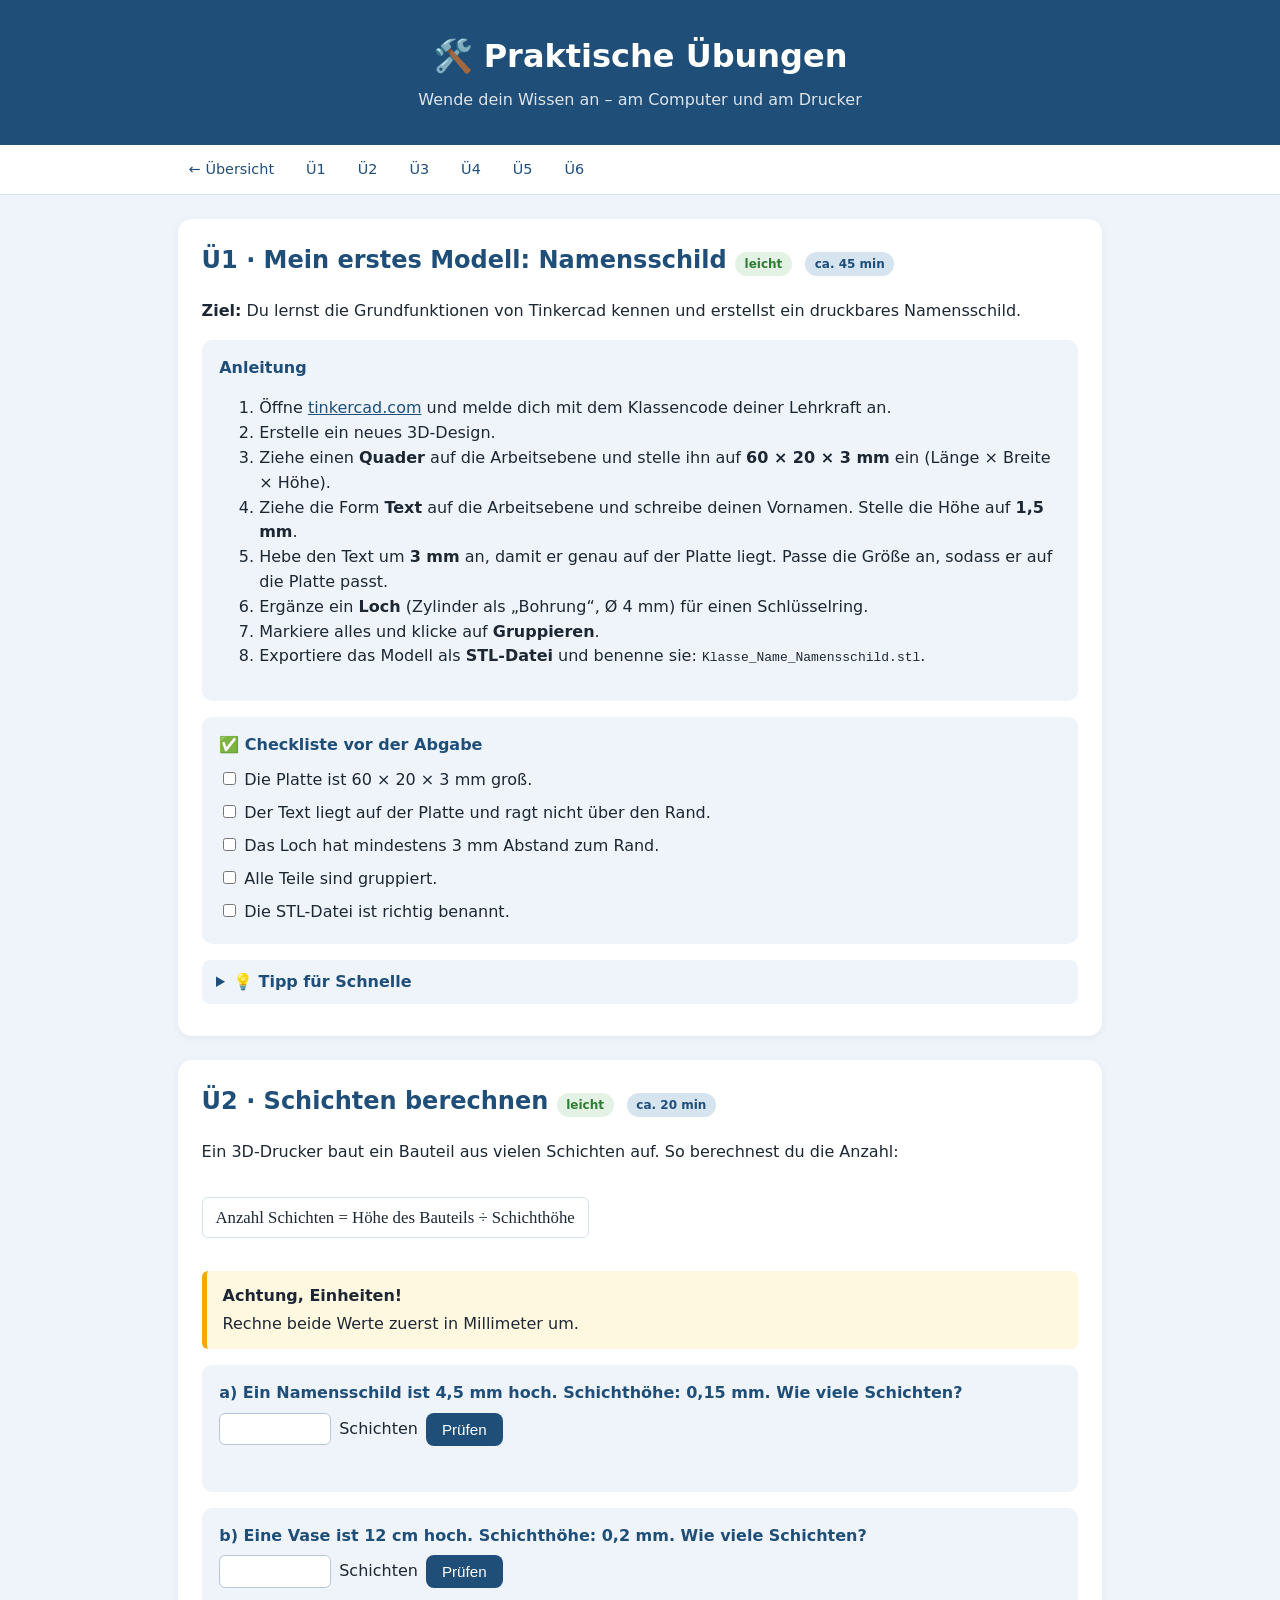
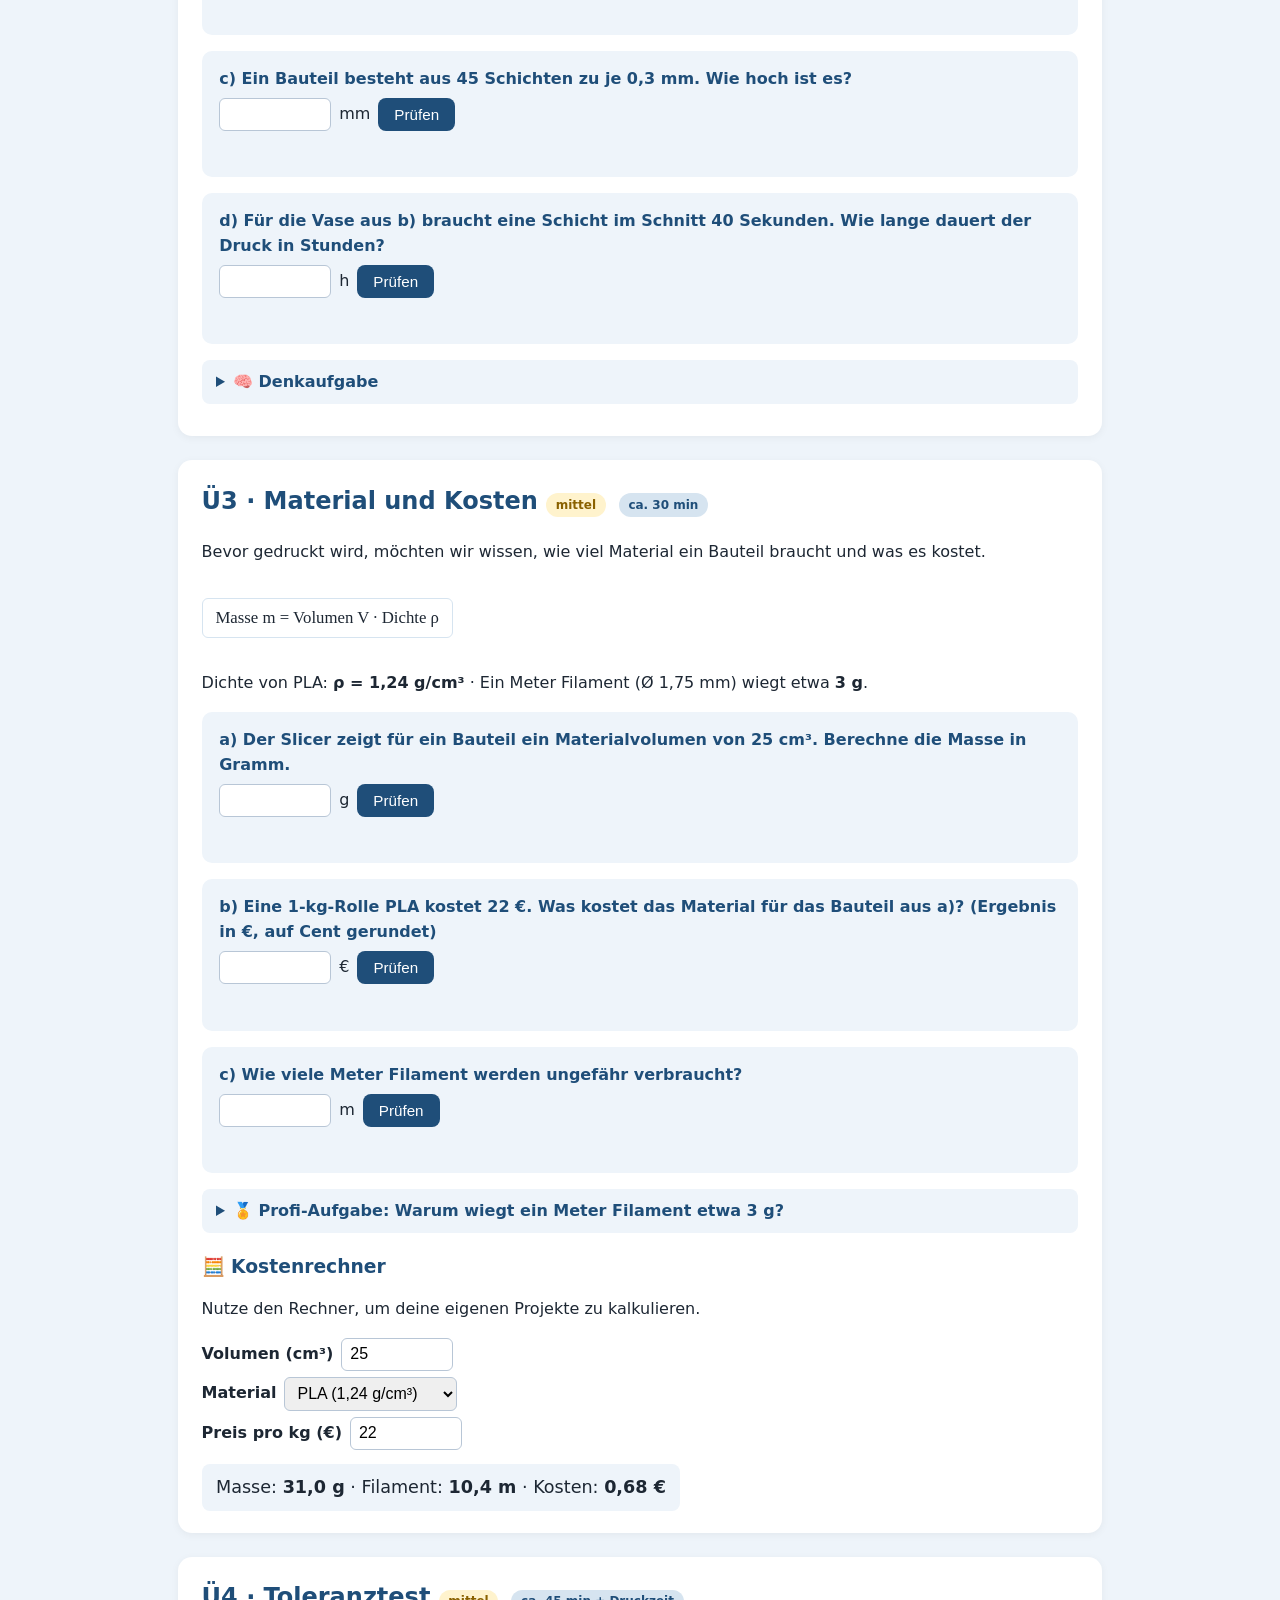
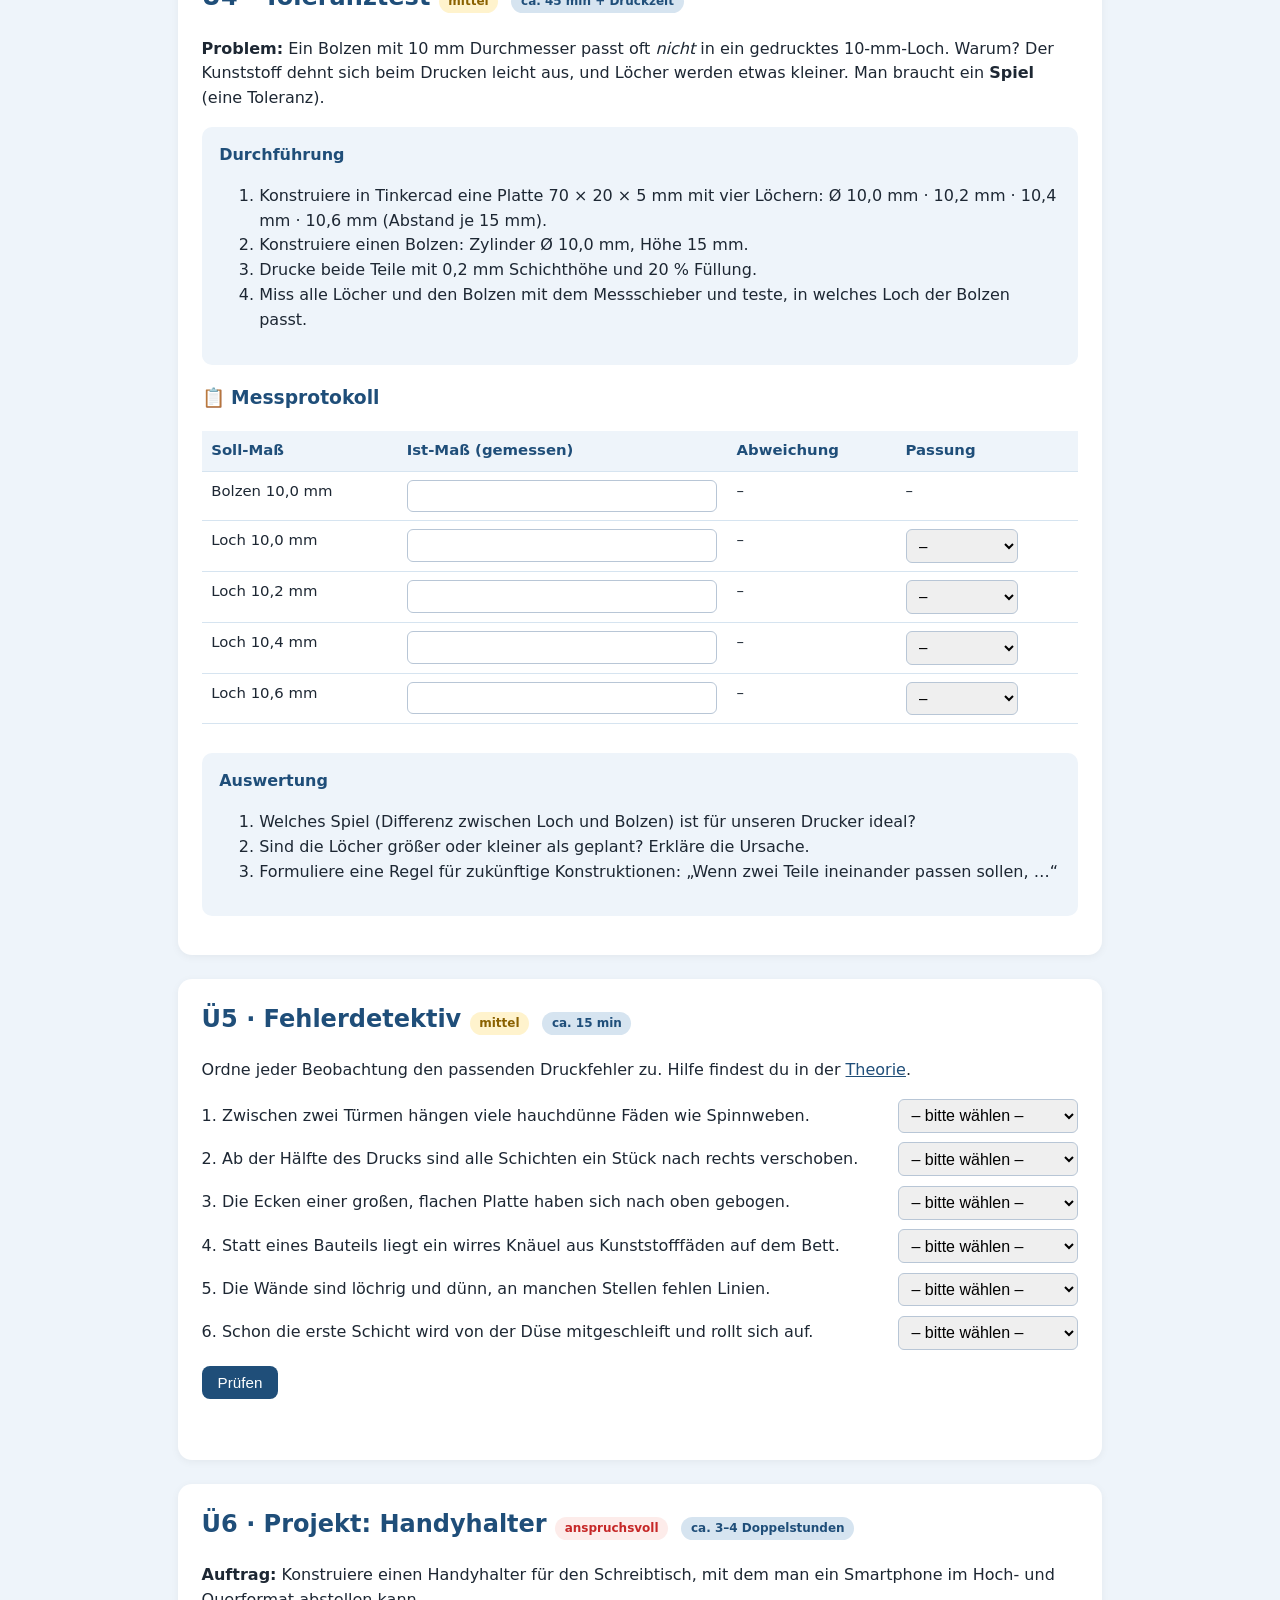
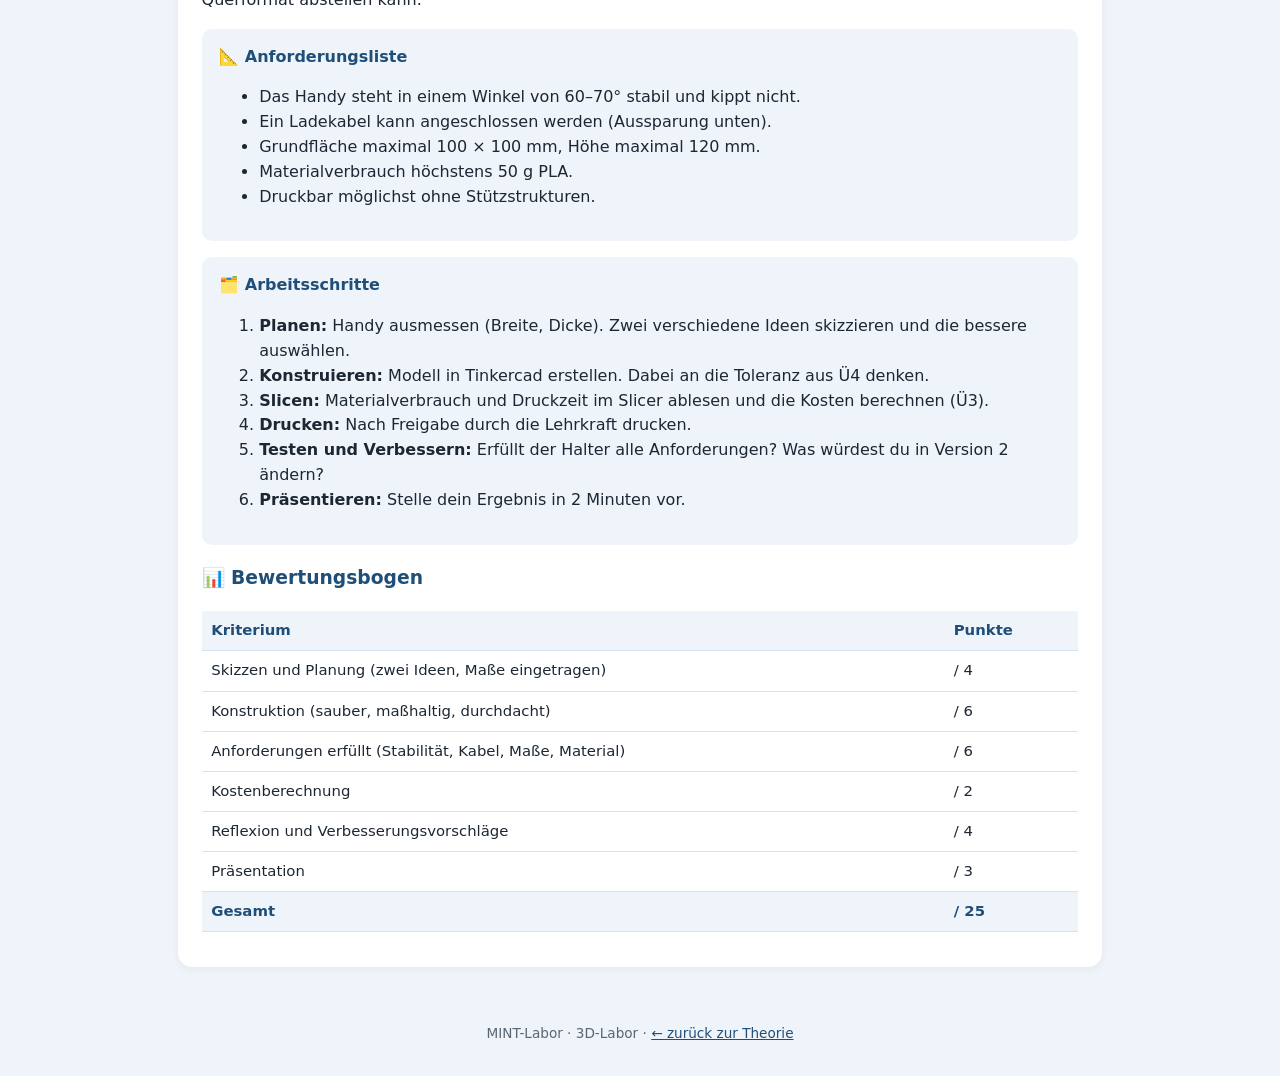
<file: 3d-labor/uebungen.html>
<!DOCTYPE html>
<html lang="de">
<head>
<meta charset="UTF-8">
<meta name="viewport" content="width=device-width, initial-scale=1.0">
<title>Praktische Übungen – 3D-Labor</title>
<link rel="stylesheet" href="style.css">
<style>
  .check label { display: block; font-weight: 400; padding: .25rem 0; }
  .eingabe { display: flex; flex-wrap: wrap; gap: .5rem; align-items: center; margin: .4rem 0; }
  .zuordnung { display: grid; grid-template-columns: 1fr auto; gap: .6rem 1rem; align-items: center; }
  @media (max-width: 600px) { .zuordnung { grid-template-columns: 1fr; } }
  .zuordnung select { width: 100%; min-width: 180px; }
  .protokoll input { width: 100%; }
  .formel { font-family: Georgia, serif; font-size: 1.05rem; background: #fff; padding: .4rem .8rem; border-radius: 6px; display: inline-block; border: 1px solid var(--blau-hell); }
</style>
</head>
<body>
<header>
  <h1>🛠️ Praktische Übungen</h1>
  <p>Wende dein Wissen an – am Computer und am Drucker</p>
</header>
<nav class="top">
  <ul>
    <li><a href="index.html">← Übersicht</a></li>
    <li><a href="#u1">Ü1</a></li>
    <li><a href="#u2">Ü2</a></li>
    <li><a href="#u3">Ü3</a></li>
    <li><a href="#u4">Ü4</a></li>
    <li><a href="#u5">Ü5</a></li>
    <li><a href="#u6">Ü6</a></li>
  </ul>
</nav>
<main>

<!-- Ü1 -->
<section id="u1">
  <h2>Ü1 · Mein erstes Modell: Namensschild <span class="badge leicht">leicht</span> <span class="badge">ca. 45 min</span></h2>
  <p><strong>Ziel:</strong> Du lernst die Grundfunktionen von Tinkercad kennen und erstellst ein druckbares Namensschild.</p>
  <div class="aufgabe">
    <h4>Anleitung</h4>
    <ol>
      <li>Öffne <a href="https://www.tinkercad.com" target="_blank" rel="noopener">tinkercad.com</a> und melde dich mit dem Klassencode deiner Lehrkraft an.</li>
      <li>Erstelle ein neues 3D-Design.</li>
      <li>Ziehe einen <strong>Quader</strong> auf die Arbeitsebene und stelle ihn auf <strong>60 × 20 × 3 mm</strong> ein (Länge × Breite × Höhe).</li>
      <li>Ziehe die Form <strong>Text</strong> auf die Arbeitsebene und schreibe deinen Vornamen. Stelle die Höhe auf <strong>1,5 mm</strong>.</li>
      <li>Hebe den Text um <strong>3 mm</strong> an, damit er genau auf der Platte liegt. Passe die Größe an, sodass er auf die Platte passt.</li>
      <li>Ergänze ein <strong>Loch</strong> (Zylinder als „Bohrung“, Ø 4 mm) für einen Schlüsselring.</li>
      <li>Markiere alles und klicke auf <strong>Gruppieren</strong>.</li>
      <li>Exportiere das Modell als <strong>STL-Datei</strong> und benenne sie: <code>Klasse_Name_Namensschild.stl</code>.</li>
    </ol>
  </div>
  <div class="aufgabe check">
    <h4>✅ Checkliste vor der Abgabe</h4>
    <label><input type="checkbox"> Die Platte ist 60 × 20 × 3 mm groß.</label>
    <label><input type="checkbox"> Der Text liegt auf der Platte und ragt nicht über den Rand.</label>
    <label><input type="checkbox"> Das Loch hat mindestens 3 mm Abstand zum Rand.</label>
    <label><input type="checkbox"> Alle Teile sind gruppiert.</label>
    <label><input type="checkbox"> Die STL-Datei ist richtig benannt.</label>
  </div>
  <details><summary>💡 Tipp für Schnelle</summary><p>Gestalte die Kanten der Platte abgerundet (Form „Abgerundeter Quader“) oder füge ein kleines Symbol hinzu, z. B. ein Zahnrad oder einen Stern.</p></details>
</section>

<!-- Ü2 -->
<section id="u2">
  <h2>Ü2 · Schichten berechnen <span class="badge leicht">leicht</span> <span class="badge">ca. 20 min</span></h2>
  <p>Ein 3D-Drucker baut ein Bauteil aus vielen Schichten auf. So berechnest du die Anzahl:</p>
  <p class="formel">Anzahl Schichten = Höhe des Bauteils ÷ Schichthöhe</p>
  <div class="merke"><strong>Achtung, Einheiten!</strong>Rechne beide Werte zuerst in Millimeter um.</div>

  <div class="aufgabe">
    <h4>a) Ein Namensschild ist 4,5 mm hoch. Schichthöhe: 0,15 mm. Wie viele Schichten?</h4>
    <div class="eingabe"><input type="number" step="any" id="a2a"> Schichten <button type="button" onclick="pruefe('a2a',30,0)">Prüfen</button></div>
    <div class="feedback" id="a2a-fb"></div>
  </div>
  <div class="aufgabe">
    <h4>b) Eine Vase ist 12 cm hoch. Schichthöhe: 0,2 mm. Wie viele Schichten?</h4>
    <div class="eingabe"><input type="number" step="any" id="a2b"> Schichten <button type="button" onclick="pruefe('a2b',600,0)">Prüfen</button></div>
    <div class="feedback" id="a2b-fb"></div>
  </div>
  <div class="aufgabe">
    <h4>c) Ein Bauteil besteht aus 45 Schichten zu je 0,3 mm. Wie hoch ist es?</h4>
    <div class="eingabe"><input type="number" step="any" id="a2c"> mm <button type="button" onclick="pruefe('a2c',13.5,0.01)">Prüfen</button></div>
    <div class="feedback" id="a2c-fb"></div>
  </div>
  <div class="aufgabe">
    <h4>d) Für die Vase aus b) braucht eine Schicht im Schnitt 40 Sekunden. Wie lange dauert der Druck in Stunden?</h4>
    <div class="eingabe"><input type="number" step="any" id="a2d"> h <button type="button" onclick="pruefe('a2d',6.67,0.05)">Prüfen</button></div>
    <div class="feedback" id="a2d-fb"></div>
  </div>
  <details><summary>🧠 Denkaufgabe</summary><p>Du änderst die Schichthöhe der Vase von 0,2 mm auf 0,1 mm. Wie verändert sich die Druckzeit ungefähr? Begründe deine Antwort mit dem Begriff <em>antiproportional</em>.</p></details>
</section>

<!-- Ü3 -->
<section id="u3">
  <h2>Ü3 · Material und Kosten <span class="badge mittel">mittel</span> <span class="badge">ca. 30 min</span></h2>
  <p>Bevor gedruckt wird, möchten wir wissen, wie viel Material ein Bauteil braucht und was es kostet.</p>
  <p class="formel">Masse m = Volumen V · Dichte ρ</p>
  <p>Dichte von PLA: <strong>ρ = 1,24 g/cm³</strong> · Ein Meter Filament (Ø 1,75 mm) wiegt etwa <strong>3 g</strong>.</p>

  <div class="aufgabe">
    <h4>a) Der Slicer zeigt für ein Bauteil ein Materialvolumen von 25 cm³. Berechne die Masse in Gramm.</h4>
    <div class="eingabe"><input type="number" step="any" id="a3a"> g <button type="button" onclick="pruefe('a3a',31,0.5)">Prüfen</button></div>
    <div class="feedback" id="a3a-fb"></div>
  </div>
  <div class="aufgabe">
    <h4>b) Eine 1-kg-Rolle PLA kostet 22 €. Was kostet das Material für das Bauteil aus a)? (Ergebnis in €, auf Cent gerundet)</h4>
    <div class="eingabe"><input type="number" step="any" id="a3b"> € <button type="button" onclick="pruefe('a3b',0.68,0.011)">Prüfen</button></div>
    <div class="feedback" id="a3b-fb"></div>
  </div>
  <div class="aufgabe">
    <h4>c) Wie viele Meter Filament werden ungefähr verbraucht?</h4>
    <div class="eingabe"><input type="number" step="any" id="a3c"> m <button type="button" onclick="pruefe('a3c',10.4,0.4)">Prüfen</button></div>
    <div class="feedback" id="a3c-fb"></div>
  </div>
  <details><summary>🏅 Profi-Aufgabe: Warum wiegt ein Meter Filament etwa 3 g?</summary>
    <p>Das Filament ist ein langer Zylinder mit dem Durchmesser d = 1,75 mm. Berechne das Volumen von 1 m Filament mit <span class="formel">V = π · r² · h</span> in cm³ und anschließend die Masse. Tipp: r = 0,0875 cm, h = 100 cm.</p>
    <div class="eingabe"><input type="number" step="any" id="a3d"> g <button type="button" onclick="pruefe('a3d',2.98,0.05)">Prüfen</button></div>
    <div class="feedback" id="a3d-fb"></div>
  </details>

  <h3>🧮 Kostenrechner</h3>
  <p>Nutze den Rechner, um deine eigenen Projekte zu kalkulieren.</p>
  <div class="eingabe"><label for="r-vol">Volumen (cm³)</label> <input type="number" id="r-vol" value="25" step="any"></div>
  <div class="eingabe"><label for="r-mat">Material</label>
    <select id="r-mat" style="width:auto">
      <option value="1.24">PLA (1,24 g/cm³)</option>
      <option value="1.27">PETG (1,27 g/cm³)</option>
      <option value="1.21">TPU (1,21 g/cm³)</option>
      <option value="1.04">ABS (1,04 g/cm³)</option>
    </select></div>
  <div class="eingabe"><label for="r-preis">Preis pro kg (€)</label> <input type="number" id="r-preis" value="22" step="any"></div>
  <div class="ergebnis" id="r-erg"></div>
</section>

<!-- Ü4 -->
<section id="u4">
  <h2>Ü4 · Toleranztest <span class="badge mittel">mittel</span> <span class="badge">ca. 45 min + Druckzeit</span></h2>
  <p><strong>Problem:</strong> Ein Bolzen mit 10 mm Durchmesser passt oft <em>nicht</em> in ein gedrucktes 10-mm-Loch. Warum? Der Kunststoff dehnt sich beim Drucken leicht aus, und Löcher werden etwas kleiner. Man braucht ein <strong>Spiel</strong> (eine Toleranz).</p>
  <div class="aufgabe">
    <h4>Durchführung</h4>
    <ol>
      <li>Konstruiere in Tinkercad eine Platte 70 × 20 × 5 mm mit vier Löchern: Ø 10,0 mm · 10,2 mm · 10,4 mm · 10,6 mm (Abstand je 15 mm).</li>
      <li>Konstruiere einen Bolzen: Zylinder Ø 10,0 mm, Höhe 15 mm.</li>
      <li>Drucke beide Teile mit 0,2 mm Schichthöhe und 20 % Füllung.</li>
      <li>Miss alle Löcher und den Bolzen mit dem Messschieber und teste, in welches Loch der Bolzen passt.</li>
    </ol>
  </div>
  <h3>📋 Messprotokoll</h3>
  <div class="tabelle-scroll">
  <table class="protokoll">
    <tr><th>Soll-Maß</th><th>Ist-Maß (gemessen)</th><th>Abweichung</th><th>Passung</th></tr>
    <tr><td>Bolzen 10,0 mm</td><td><input type="number" step="0.01" class="ist" data-soll="10"></td><td class="abw">–</td><td>–</td></tr>
    <tr><td>Loch 10,0 mm</td><td><input type="number" step="0.01" class="ist" data-soll="10"></td><td class="abw">–</td><td><select><option>–</option><option>passt nicht</option><option>stramm</option><option>gut</option><option>wackelt</option></select></td></tr>
    <tr><td>Loch 10,2 mm</td><td><input type="number" step="0.01" class="ist" data-soll="10.2"></td><td class="abw">–</td><td><select><option>–</option><option>passt nicht</option><option>stramm</option><option>gut</option><option>wackelt</option></select></td></tr>
    <tr><td>Loch 10,4 mm</td><td><input type="number" step="0.01" class="ist" data-soll="10.4"></td><td class="abw">–</td><td><select><option>–</option><option>passt nicht</option><option>stramm</option><option>gut</option><option>wackelt</option></select></td></tr>
    <tr><td>Loch 10,6 mm</td><td><input type="number" step="0.01" class="ist" data-soll="10.6"></td><td class="abw">–</td><td><select><option>–</option><option>passt nicht</option><option>stramm</option><option>gut</option><option>wackelt</option></select></td></tr>
  </table>
  </div>
  <div class="aufgabe">
    <h4>Auswertung</h4>
    <ol>
      <li>Welches Spiel (Differenz zwischen Loch und Bolzen) ist für unseren Drucker ideal?</li>
      <li>Sind die Löcher größer oder kleiner als geplant? Erkläre die Ursache.</li>
      <li>Formuliere eine Regel für zukünftige Konstruktionen: „Wenn zwei Teile ineinander passen sollen, …“</li>
    </ol>
  </div>
</section>

<!-- Ü5 -->
<section id="u5">
  <h2>Ü5 · Fehlerdetektiv <span class="badge mittel">mittel</span> <span class="badge">ca. 15 min</span></h2>
  <p>Ordne jeder Beobachtung den passenden Druckfehler zu. Hilfe findest du in der <a href="theorie.html#fehler">Theorie</a>.</p>
  <div class="zuordnung" id="detektiv"></div>
  <p><button type="button" onclick="pruefeDetektiv()">Prüfen</button></p>
  <div class="feedback" id="detektiv-fb"></div>
</section>

<!-- Ü6 -->
<section id="u6">
  <h2>Ü6 · Projekt: Handyhalter <span class="badge schwer">anspruchsvoll</span> <span class="badge">ca. 3–4 Doppelstunden</span></h2>
  <p><strong>Auftrag:</strong> Konstruiere einen Handyhalter für den Schreibtisch, mit dem man ein Smartphone im Hoch- und Querformat abstellen kann.</p>
  <div class="aufgabe">
    <h4>📐 Anforderungsliste</h4>
    <ul>
      <li>Das Handy steht in einem Winkel von 60–70° stabil und kippt nicht.</li>
      <li>Ein Ladekabel kann angeschlossen werden (Aussparung unten).</li>
      <li>Grundfläche maximal 100 × 100 mm, Höhe maximal 120 mm.</li>
      <li>Materialverbrauch höchstens 50 g PLA.</li>
      <li>Druckbar möglichst ohne Stützstrukturen.</li>
    </ul>
  </div>
  <div class="aufgabe">
    <h4>🗂️ Arbeitsschritte</h4>
    <ol>
      <li><strong>Planen:</strong> Handy ausmessen (Breite, Dicke). Zwei verschiedene Ideen skizzieren und die bessere auswählen.</li>
      <li><strong>Konstruieren:</strong> Modell in Tinkercad erstellen. Dabei an die Toleranz aus Ü4 denken.</li>
      <li><strong>Slicen:</strong> Materialverbrauch und Druckzeit im Slicer ablesen und die Kosten berechnen (Ü3).</li>
      <li><strong>Drucken:</strong> Nach Freigabe durch die Lehrkraft drucken.</li>
      <li><strong>Testen und Verbessern:</strong> Erfüllt der Halter alle Anforderungen? Was würdest du in Version 2 ändern?</li>
      <li><strong>Präsentieren:</strong> Stelle dein Ergebnis in 2 Minuten vor.</li>
    </ol>
  </div>
  <h3>📊 Bewertungsbogen</h3>
  <div class="tabelle-scroll">
  <table>
    <tr><th>Kriterium</th><th>Punkte</th></tr>
    <tr><td>Skizzen und Planung (zwei Ideen, Maße eingetragen)</td><td>/ 4</td></tr>
    <tr><td>Konstruktion (sauber, maßhaltig, durchdacht)</td><td>/ 6</td></tr>
    <tr><td>Anforderungen erfüllt (Stabilität, Kabel, Maße, Material)</td><td>/ 6</td></tr>
    <tr><td>Kostenberechnung</td><td>/ 2</td></tr>
    <tr><td>Reflexion und Verbesserungsvorschläge</td><td>/ 4</td></tr>
    <tr><td>Präsentation</td><td>/ 3</td></tr>
    <tr><th>Gesamt</th><th>/ 25</th></tr>
  </table>
  </div>
</section>

</main>
<footer>MINT-Labor · 3D-Labor · <a href="theorie.html">← zurück zur Theorie</a></footer>

<script>
const zahl = v => parseFloat(String(v).replace(",", "."));
function pruefe(id, loesung, toleranz) {
  const wert = zahl(document.getElementById(id).value);
  const fb = document.getElementById(id + "-fb");
  if (isNaN(wert)) { fb.textContent = "Bitte gib eine Zahl ein."; fb.className = "feedback falsch"; return; }
  if (Math.abs(wert - loesung) <= toleranz + 1e-9) { fb.textContent = "✔ Richtig!"; fb.className = "feedback richtig"; }
  else { fb.textContent = "✘ Noch nicht richtig. Prüfe deine Rechnung und die Einheiten."; fb.className = "feedback falsch"; }
}

/* Kostenrechner */
function rechne() {
  const v = zahl(document.getElementById("r-vol").value) || 0;
  const rho = +document.getElementById("r-mat").value;
  const preis = zahl(document.getElementById("r-preis").value) || 0;
  const m = v * rho;
  const laenge = m / (Math.PI * 0.0875 ** 2 * 100 * rho);
  const kosten = m / 1000 * preis;
  const f = (x, d) => x.toLocaleString("de-DE", { minimumFractionDigits: d, maximumFractionDigits: d });
  document.getElementById("r-erg").innerHTML = `Masse: <strong>${f(m, 1)} g</strong> · Filament: <strong>${f(laenge, 1)} m</strong> · Kosten: <strong>${f(kosten, 2)} €</strong>`;
}
["r-vol", "r-mat", "r-preis"].forEach(id => document.getElementById(id).addEventListener("input", rechne));
rechne();

/* Messprotokoll */
document.querySelectorAll(".ist").forEach(inp => inp.addEventListener("input", () => {
  const ist = zahl(inp.value), soll = +inp.dataset.soll;
  const zelle = inp.closest("tr").querySelector(".abw");
  zelle.textContent = isNaN(ist) ? "–" : ((ist - soll >= 0 ? "+" : "") + (ist - soll).toFixed(2).replace(".", ",") + " mm");
}));

/* Fehlerdetektiv */
const fehler = ["Warping", "Stringing", "Spaghetti", "Unterextrusion", "Schichtversatz", "Keine Haftung"];
const faelle = [
  ["Zwischen zwei Türmen hängen viele hauchdünne Fäden wie Spinnweben.", "Stringing"],
  ["Ab der Hälfte des Drucks sind alle Schichten ein Stück nach rechts verschoben.", "Schichtversatz"],
  ["Die Ecken einer großen, flachen Platte haben sich nach oben gebogen.", "Warping"],
  ["Statt eines Bauteils liegt ein wirres Knäuel aus Kunststofffäden auf dem Bett.", "Spaghetti"],
  ["Die Wände sind löchrig und dünn, an manchen Stellen fehlen Linien.", "Unterextrusion"],
  ["Schon die erste Schicht wird von der Düse mitgeschleift und rollt sich auf.", "Keine Haftung"]
];
const det = document.getElementById("detektiv");
faelle.forEach((f, i) => {
  det.insertAdjacentHTML("beforeend", `<div>${i + 1}. ${f[0]}</div>
    <select id="d${i}"><option value="">– bitte wählen –</option>${fehler.map(x => `<option>${x}</option>`).join("")}</select>`);
});
function pruefeDetektiv() {
  let r = 0;
  faelle.forEach((f, i) => {
    const s = document.getElementById("d" + i);
    const ok = s.value === f[1];
    s.style.borderColor = ok ? "var(--gruen)" : "var(--rot)";
    if (ok) r++;
  });
  const fb = document.getElementById("detektiv-fb");
  fb.textContent = `${r} von ${faelle.length} richtig zugeordnet.` + (r === faelle.length ? " 🕵️ Super, Detektiv!" : " Rot markierte Antworten noch einmal prüfen.");
  fb.className = "feedback " + (r === faelle.length ? "richtig" : "falsch");
}
</script>
</body>
</html>
</file>
<file: 3d-labor/style.css>
:root {
  --blau: #1f4e79;
  --blau-hell: #d6e4f0;
  --hell: #eef4fa;
  --akzent: #f2a900;
  --gruen: #2e7d32;
  --rot: #c62828;
  --text: #1d2733;
  --grau: #5a6573;
}
* { box-sizing: border-box; }
html { scroll-behavior: smooth; }
body { margin: 0; font-family: system-ui, -apple-system, "Segoe UI", sans-serif; background: var(--hell); color: var(--text); line-height: 1.55; }
a { color: var(--blau); }

header { background: var(--blau); color: #fff; padding: 2rem 1.25rem; text-align: center; }
header h1 { margin: 0; font-size: 2rem; }
header p { margin: .4rem 0 0; opacity: .85; }

nav.top { background: #fff; border-bottom: 1px solid var(--blau-hell); position: sticky; top: 0; z-index: 10; }
nav.top ul { list-style: none; margin: 0 auto; padding: .5rem 1rem; display: flex; gap: .4rem; flex-wrap: wrap; max-width: 960px; }
nav.top a { display: block; padding: .35rem .8rem; border-radius: 20px; text-decoration: none; font-size: .9rem; }
nav.top a:hover, nav.top a.aktiv { background: var(--blau); color: #fff; }

main { max-width: 960px; margin: 1.5rem auto; padding: 0 1.1rem; }
section { background: #fff; border-radius: 14px; padding: 1.4rem 1.5rem; margin-bottom: 1.5rem; box-shadow: 0 2px 8px rgba(0,0,0,.05); }
section h2 { margin-top: 0; color: var(--blau); }
h3 { color: var(--blau); margin-bottom: .4rem; }

.karten { display: grid; grid-template-columns: repeat(auto-fit, minmax(230px, 1fr)); gap: 1rem; }
.karte { background: #fff; border-radius: 12px; padding: 1.2rem; box-shadow: 0 2px 8px rgba(0,0,0,.06); border-top: 4px solid var(--akzent); text-decoration: none; color: inherit; display: block; }
a.karte:hover { transform: translateY(-2px); box-shadow: 0 6px 16px rgba(0,0,0,.1); }
.karte h3 { margin-top: 0; }
.karte p { margin: 0; color: var(--grau); }

.merke { background: #fff8e1; border-left: 5px solid var(--akzent); padding: .8rem 1rem; border-radius: 6px; margin: 1rem 0; }
.merke strong:first-child { display: block; margin-bottom: .2rem; }
.achtung { background: #fdecea; border-left: 5px solid var(--rot); padding: .8rem 1rem; border-radius: 6px; margin: 1rem 0; }
.aufgabe { background: var(--hell); border-radius: 10px; padding: 1rem 1.1rem; margin: 1rem 0; }
.aufgabe h4 { margin: 0 0 .4rem; color: var(--blau); }

.badge { display: inline-block; font-size: .75rem; padding: .15rem .6rem; border-radius: 20px; background: var(--blau-hell); color: var(--blau); margin-right: .3rem; }
.badge.leicht { background: #e3f2e5; color: var(--gruen); }
.badge.mittel { background: #fff3cd; color: #8a6100; }
.badge.schwer { background: #fdecea; color: var(--rot); }

table { width: 100%; border-collapse: collapse; margin: .8rem 0; font-size: .93rem; }
th, td { padding: .5rem .6rem; border-bottom: 1px solid var(--blau-hell); text-align: left; vertical-align: top; }
th { background: var(--hell); color: var(--blau); }
.tabelle-scroll { overflow-x: auto; }

button, .knopf { background: var(--blau); color: #fff; border: none; padding: .5rem 1rem; border-radius: 8px; cursor: pointer; font-size: .95rem; text-decoration: none; display: inline-block; }
button:hover, .knopf:hover { background: #163a5c; }
button.zweit { background: #fff; color: var(--blau); border: 1px solid var(--blau); }

input[type=number], select { padding: .4rem .5rem; border: 1px solid #b8c6d6; border-radius: 6px; font-size: 1rem; width: 7rem; }
input[type=range] { width: 100%; }
label { font-weight: 600; }

.feedback { margin-top: .5rem; font-weight: 600; min-height: 1.4em; }
.feedback.richtig { color: var(--gruen); }
.feedback.falsch { color: var(--rot); }

details { background: var(--hell); border-radius: 8px; padding: .6rem .9rem; margin: .6rem 0; }
details summary { cursor: pointer; font-weight: 600; color: var(--blau); }

.schritte { display: flex; gap: .4rem; flex-wrap: wrap; margin-bottom: 1rem; }
.schritte button { background: var(--hell); color: var(--blau); border: 1px solid var(--blau-hell); }
.schritte button.aktiv { background: var(--blau); color: #fff; }
.schritt-inhalt { background: var(--hell); border-radius: 10px; padding: 1rem 1.2rem; min-height: 120px; }

.quiz-frage { margin: 1rem 0 1.4rem; }
.quiz-frage p { font-weight: 600; margin-bottom: .4rem; }
.quiz-frage label { display: block; font-weight: 400; padding: .35rem .5rem; border-radius: 6px; cursor: pointer; }
.quiz-frage label:hover { background: var(--hell); }

.ergebnis { font-size: 1.1rem; background: var(--hell); padding: .6rem .9rem; border-radius: 8px; display: inline-block; margin-top: .5rem; }

footer { text-align: center; color: var(--grau); font-size: .85rem; padding: 2rem 1rem; }

@media print {
  nav.top, button, .knopf { display: none; }
  body { background: #fff; }
  section { box-shadow: none; border: 1px solid #ccc; }
}
</file>
